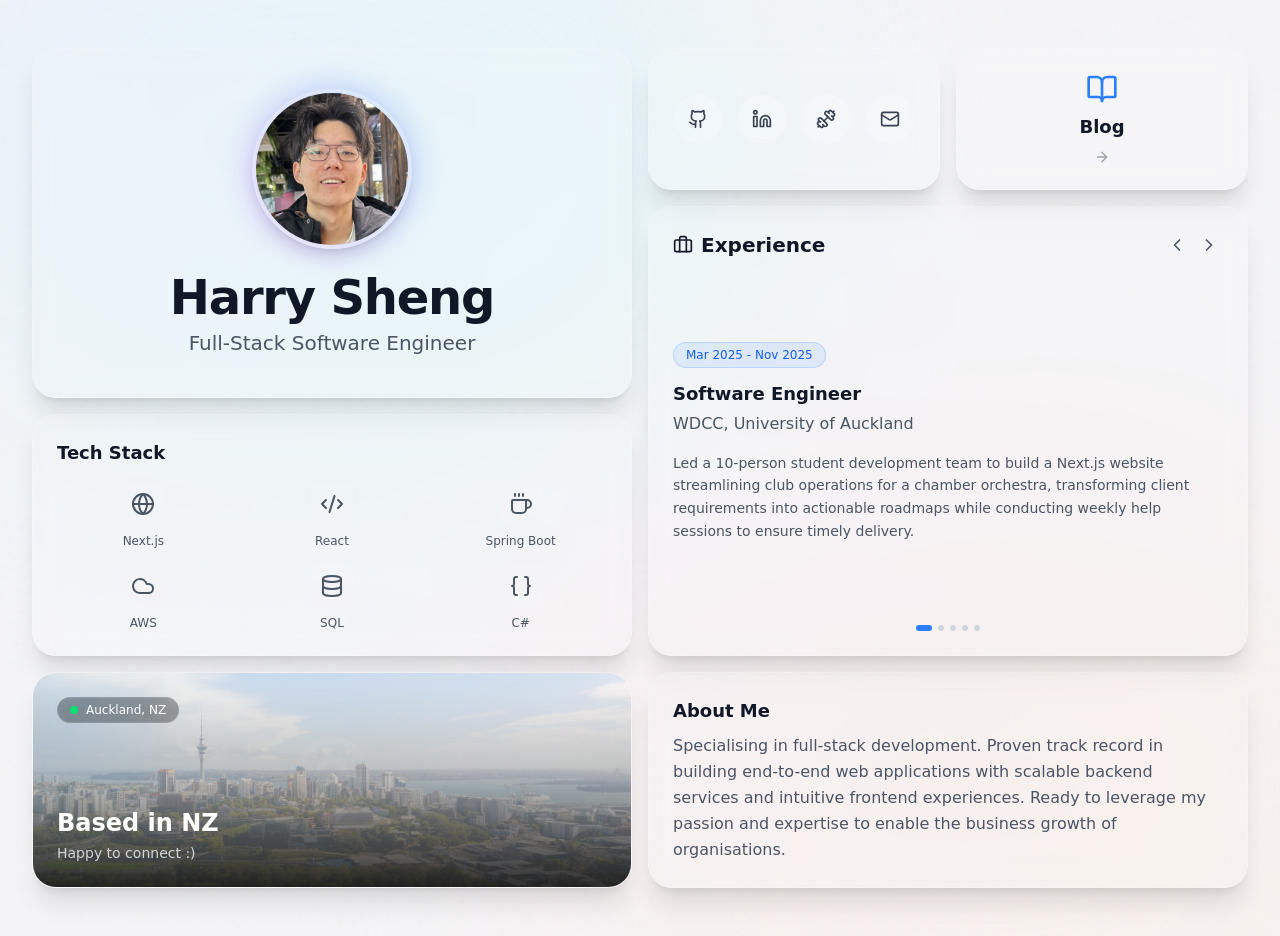
<file: index.html>
<!DOCTYPE html><!--yA_5O2pyi1fTpLm8KOoww--><html lang="en"><head><meta charSet="utf-8"/><meta name="viewport" content="width=device-width, initial-scale=1"/><link rel="preload" href="/_next/static/media/797e433ab948586e-s.p.dbea232f.woff2" as="font" crossorigin="" type="font/woff2"/><link rel="preload" href="/_next/static/media/caa3a2e1cccd8315-s.p.853070df.woff2" as="font" crossorigin="" type="font/woff2"/><link rel="stylesheet" href="/_next/static/chunks/0161b0644c79200a.css" data-precedence="next"/><link rel="preload" as="script" fetchPriority="low" href="/_next/static/chunks/945fab894dcb74b9.js"/><script src="/_next/static/chunks/639f220b70985d6f.js" async=""></script><script src="/_next/static/chunks/d160fcf6d6d155e0.js" async=""></script><script src="/_next/static/chunks/a4eeb46e07741350.js" async=""></script><script src="/_next/static/chunks/turbopack-965ae06c93e2b3fa.js" async=""></script><script src="/_next/static/chunks/ff1a16fafef87110.js" async=""></script><script src="/_next/static/chunks/247eb132b7f7b574.js" async=""></script><script src="/_next/static/chunks/6517764e5d0462fc.js" async=""></script><script src="/_next/static/chunks/e11f9dc11e37774a.js" async=""></script><meta name="next-size-adjust" content=""/><title>Harry - Portfolio</title><meta name="description" content="Personal website and blog"/><link rel="icon" href="/favicon.png"/><script src="/_next/static/chunks/a6dad97d9634a72d.js" noModule=""></script></head><body class="geist_a71539c9-module__T19VSG__variable geist_mono_8d43a2aa-module__8Li5zG__variable antialiased"><div hidden=""><!--$--><!--/$--></div><div class="relative min-h-screen w-full overflow-hidden bg-[#f5f5f7] dark:bg-[#000000] transition-colors duration-300"><div class="absolute inset-0 z-0 pointer-events-none"><div class="absolute top-[-20%] left-[-10%] w-[70%] h-[70%] rounded-full bg-gradient-to-br from-blue-100/40 to-cyan-100/40 blur-[120px] dark:from-blue-900/20 dark:to-cyan-900/20"></div><div class="absolute bottom-[-20%] right-[-10%] w-[70%] h-[70%] rounded-full bg-gradient-to-tl from-orange-100/40 to-pink-100/40 blur-[120px] dark:from-orange-900/20 dark:to-pink-900/20"></div><div class="absolute inset-0 bg-[url(&#x27;/noise.svg&#x27;)] opacity-[0.03] mix-blend-overlay"></div></div><div class="relative z-10 container mx-auto px-4 py-8"><main class="min-h-[calc(100vh-4rem)] flex items-center justify-center p-4"><div class="grid grid-cols-1 md:grid-cols-3 lg:grid-cols-4 gap-4 max-w-7xl mx-auto"><div class="md:col-span-2 md:row-span-2"><div class="relative overflow-hidden rounded-3xl border border-white/20 bg-white/10 shadow-xl backdrop-blur-md transition-all duration-300 dark:border-white/10 dark:bg-black/10 hover:bg-white/15 dark:hover:bg-black/15 h-full flex flex-col justify-center items-center text-center p-8" style="opacity:0;transform:translateY(20px)"><div class="relative w-40 h-40 mb-6"><div class="absolute inset-0 rounded-full bg-gradient-to-tr from-purple-400 to-blue-400 animate-pulse blur-lg opacity-50"></div><img alt="Profile" loading="lazy" width="160" height="160" decoding="async" data-nimg="1" class="relative rounded-full border-4 border-white/30 object-cover shadow-lg" style="color:transparent" src="/harry.jpeg"/></div><h1 class="text-4xl font-bold tracking-tight text-gray-900 dark:text-white sm:text-5xl">Harry Sheng</h1><h2 class="mt-2 text-xl font-medium text-gray-600 dark:text-gray-300">Full-Stack Software Engineer</h2></div></div><div class=""><div class="relative overflow-hidden rounded-3xl border border-white/20 bg-white/10 p-6 shadow-xl backdrop-blur-md transition-all duration-300 dark:border-white/10 dark:bg-black/10 hover:bg-white/15 dark:hover:bg-black/15 h-full flex items-center justify-center gap-4 flex-wrap" style="opacity:0;transform:translateY(20px)"><a href="https://github.com/Harry-Sheng" target="_blank" rel="noopener noreferrer" class="flex items-center justify-center w-12 h-12 rounded-full bg-white/10 hover:bg-white/30 text-gray-700 dark:text-gray-200 transition-all hover:scale-110 backdrop-blur-sm border border-white/20" aria-label="GitHub"><svg xmlns="http://www.w3.org/2000/svg" width="24" height="24" viewBox="0 0 24 24" fill="none" stroke="currentColor" stroke-width="2" stroke-linecap="round" stroke-linejoin="round" class="lucide lucide-github w-5 h-5" aria-hidden="true"><path d="M15 22v-4a4.8 4.8 0 0 0-1-3.5c3 0 6-2 6-5.5.08-1.25-.27-2.48-1-3.5.28-1.15.28-2.35 0-3.5 0 0-1 0-3 1.5-2.64-.5-5.36-.5-8 0C6 2 5 2 5 2c-.3 1.15-.3 2.35 0 3.5A5.403 5.403 0 0 0 4 9c0 3.5 3 5.5 6 5.5-.39.49-.68 1.05-.85 1.65-.17.6-.22 1.23-.15 1.85v4"></path><path d="M9 18c-4.51 2-5-2-7-2"></path></svg></a><a href="https://www.linkedin.com/in/harry-sheng-35729b2a4/?skipRedirect=true" target="_blank" rel="noopener noreferrer" class="flex items-center justify-center w-12 h-12 rounded-full bg-white/10 hover:bg-white/30 text-gray-700 dark:text-gray-200 transition-all hover:scale-110 backdrop-blur-sm border border-white/20" aria-label="LinkedIn"><svg xmlns="http://www.w3.org/2000/svg" width="24" height="24" viewBox="0 0 24 24" fill="none" stroke="currentColor" stroke-width="2" stroke-linecap="round" stroke-linejoin="round" class="lucide lucide-linkedin w-5 h-5" aria-hidden="true"><path d="M16 8a6 6 0 0 1 6 6v7h-4v-7a2 2 0 0 0-2-2 2 2 0 0 0-2 2v7h-4v-7a6 6 0 0 1 6-6z"></path><rect width="4" height="12" x="2" y="9"></rect><circle cx="4" cy="4" r="2"></circle></svg></a><a href="https://liftlog-web-client-222314261215.australia-southeast1.run.app/" target="_blank" rel="noopener noreferrer" class="flex items-center justify-center w-12 h-12 rounded-full bg-white/10 hover:bg-white/30 text-gray-700 dark:text-gray-200 transition-all hover:scale-110 backdrop-blur-sm border border-white/20" aria-label="dumbbell"><svg xmlns="http://www.w3.org/2000/svg" width="24" height="24" viewBox="0 0 24 24" fill="none" stroke="currentColor" stroke-width="2" stroke-linecap="round" stroke-linejoin="round" class="lucide lucide-dumbbell w-5 h-5" aria-hidden="true"><path d="M17.596 12.768a2 2 0 1 0 2.829-2.829l-1.768-1.767a2 2 0 0 0 2.828-2.829l-2.828-2.828a2 2 0 0 0-2.829 2.828l-1.767-1.768a2 2 0 1 0-2.829 2.829z"></path><path d="m2.5 21.5 1.4-1.4"></path><path d="m20.1 3.9 1.4-1.4"></path><path d="M5.343 21.485a2 2 0 1 0 2.829-2.828l1.767 1.768a2 2 0 1 0 2.829-2.829l-6.364-6.364a2 2 0 1 0-2.829 2.829l1.768 1.767a2 2 0 0 0-2.828 2.829z"></path><path d="m9.6 14.4 4.8-4.8"></path></svg></a><a href="mailto:harryshengcoding@gmail.com" target="_blank" rel="noopener noreferrer" class="flex items-center justify-center w-12 h-12 rounded-full bg-white/10 hover:bg-white/30 text-gray-700 dark:text-gray-200 transition-all hover:scale-110 backdrop-blur-sm border border-white/20" aria-label="Email"><svg xmlns="http://www.w3.org/2000/svg" width="24" height="24" viewBox="0 0 24 24" fill="none" stroke="currentColor" stroke-width="2" stroke-linecap="round" stroke-linejoin="round" class="lucide lucide-mail w-5 h-5" aria-hidden="true"><path d="m22 7-8.991 5.727a2 2 0 0 1-2.009 0L2 7"></path><rect x="2" y="4" width="20" height="16" rx="2"></rect></svg></a></div></div><div class=""><a class="block h-full" href="/blog"><div class="relative overflow-hidden rounded-3xl border border-white/20 bg-white/10 p-6 shadow-xl backdrop-blur-md duration-300 dark:border-white/10 dark:bg-black/10 dark:hover:bg-black/15 h-full flex flex-col items-center justify-center text-center group hover:bg-blue-500/20 transition-colors" style="opacity:0;transform:translateY(20px)"><svg xmlns="http://www.w3.org/2000/svg" width="24" height="24" viewBox="0 0 24 24" fill="none" stroke="currentColor" stroke-width="2" stroke-linecap="round" stroke-linejoin="round" class="lucide lucide-book-open w-8 h-8 mb-2 text-blue-500 group-hover:scale-110 transition-transform" aria-hidden="true"><path d="M12 7v14"></path><path d="M3 18a1 1 0 0 1-1-1V4a1 1 0 0 1 1-1h5a4 4 0 0 1 4 4 4 4 0 0 1 4-4h5a1 1 0 0 1 1 1v13a1 1 0 0 1-1 1h-6a3 3 0 0 0-3 3 3 3 0 0 0-3-3z"></path></svg><h2 class="text-lg font-bold text-gray-900 dark:text-white">Blog</h2><svg xmlns="http://www.w3.org/2000/svg" width="24" height="24" viewBox="0 0 24 24" fill="none" stroke="currentColor" stroke-width="2" stroke-linecap="round" stroke-linejoin="round" class="lucide lucide-arrow-right w-4 h-4 mt-2 text-gray-400 group-hover:translate-x-1 transition-transform" aria-hidden="true"><path d="M5 12h14"></path><path d="m12 5 7 7-7 7"></path></svg></div></a></div><div class="md:order-6 md:col-span-2"><div class="relative overflow-hidden rounded-3xl border border-white/20 bg-white/10 p-6 shadow-xl backdrop-blur-md transition-all duration-300 dark:border-white/10 dark:bg-black/10 hover:bg-white/15 dark:hover:bg-black/15 h-full flex flex-col justify-center" style="opacity:0;transform:translateY(20px)"><h3 class="text-lg font-semibold text-gray-900 dark:text-white mb-2">About Me</h3><p class="text-gray-600 dark:text-gray-300 leading-relaxed">Specialising in full-stack development. Proven track record in building end-to-end web applications with scalable backend services and intuitive frontend experiences. Ready to leverage my passion and expertise to enable the business growth of organisations.</p></div></div><div class="md:order-3 md:col-span-2 md:row-span-2"><div class="overflow-hidden rounded-3xl border border-white/20 bg-white/10 p-6 shadow-xl backdrop-blur-md transition-all duration-300 dark:border-white/10 dark:bg-black/10 hover:bg-white/15 dark:hover:bg-black/15 h-[400px] md:h-[450px] flex flex-col relative group" style="opacity:0;transform:translateY(20px)"><div class="flex items-center justify-between mb-4"><h2 class="text-xl font-bold text-gray-900 dark:text-white flex items-center gap-2"><svg xmlns="http://www.w3.org/2000/svg" width="24" height="24" viewBox="0 0 24 24" fill="none" stroke="currentColor" stroke-width="2" stroke-linecap="round" stroke-linejoin="round" class="lucide lucide-briefcase w-5 h-5" aria-hidden="true"><path d="M16 20V4a2 2 0 0 0-2-2h-4a2 2 0 0 0-2 2v16"></path><rect width="20" height="14" x="2" y="6" rx="2"></rect></svg>Experience</h2><div class="flex gap-1"><button class="p-1 rounded-full hover:bg-white/10 text-gray-600 dark:text-gray-300 transition-colors" aria-label="Previous experience" tabindex="0"><svg xmlns="http://www.w3.org/2000/svg" width="24" height="24" viewBox="0 0 24 24" fill="none" stroke="currentColor" stroke-width="2" stroke-linecap="round" stroke-linejoin="round" class="lucide lucide-chevron-left w-5 h-5" aria-hidden="true"><path d="m15 18-6-6 6-6"></path></svg></button><button class="p-1 rounded-full hover:bg-white/10 text-gray-600 dark:text-gray-300 transition-colors" aria-label="Next experience" tabindex="0"><svg xmlns="http://www.w3.org/2000/svg" width="24" height="24" viewBox="0 0 24 24" fill="none" stroke="currentColor" stroke-width="2" stroke-linecap="round" stroke-linejoin="round" class="lucide lucide-chevron-right w-5 h-5" aria-hidden="true"><path d="m9 18 6-6-6-6"></path></svg></button></div></div><div class="flex-1 relative overflow-hidden"><div class="h-full flex flex-col justify-center select-none" style="will-change:transform, opacity;transform:none;z-index:1;opacity:1"><div class="inline-flex self-start px-3 py-1 rounded-full bg-blue-500/10 text-blue-600 dark:text-blue-400 text-xs font-medium mb-3 border border-blue-500/20">Mar 2025 - Nov 2025</div><h3 class="text-lg font-bold text-gray-900 dark:text-white mb-1">Software Engineer</h3><div class="text-base font-medium text-gray-600 dark:text-gray-300 mb-4">WDCC, University of Auckland</div><p class="text-sm text-gray-600 dark:text-gray-400 leading-relaxed">Led a 10-person student development team to build a Next.js website streamlining club operations for a chamber orchestra, transforming client requirements into actionable roadmaps while conducting weekly help sessions to ensure timely delivery.</p></div></div><div class="mt-4 flex justify-center gap-1.5"><button class="w-1.5 h-1.5 rounded-full transition-all duration-300 bg-blue-500 w-4" aria-label="Go to experience 1"></button><button class="w-1.5 h-1.5 rounded-full transition-all duration-300 bg-gray-300 dark:bg-gray-600 hover:bg-blue-400" aria-label="Go to experience 2"></button><button class="w-1.5 h-1.5 rounded-full transition-all duration-300 bg-gray-300 dark:bg-gray-600 hover:bg-blue-400" aria-label="Go to experience 3"></button><button class="w-1.5 h-1.5 rounded-full transition-all duration-300 bg-gray-300 dark:bg-gray-600 hover:bg-blue-400" aria-label="Go to experience 4"></button><button class="w-1.5 h-1.5 rounded-full transition-all duration-300 bg-gray-300 dark:bg-gray-600 hover:bg-blue-400" aria-label="Go to experience 5"></button></div></div></div><div class="md:order-4 md:col-span-2"><div class="relative overflow-hidden rounded-3xl border border-white/20 bg-white/10 p-6 shadow-xl backdrop-blur-md transition-all duration-300 dark:border-white/10 dark:bg-black/10 hover:bg-white/15 dark:hover:bg-black/15 h-full flex flex-col justify-center" style="opacity:0;transform:translateY(20px)"><h3 class="text-lg font-semibold text-gray-900 dark:text-white mb-4">Tech Stack</h3><div class="grid grid-cols-3 gap-4"><div class="flex flex-col items-center gap-2 text-gray-600 dark:text-gray-400 hover:text-blue-500 transition-colors"><div class="p-2 rounded-lg bg-white/5 border border-white/10"><svg xmlns="http://www.w3.org/2000/svg" width="24" height="24" viewBox="0 0 24 24" fill="none" stroke="currentColor" stroke-width="2" stroke-linecap="round" stroke-linejoin="round" class="lucide lucide-globe w-6 h-6" aria-hidden="true"><circle cx="12" cy="12" r="10"></circle><path d="M12 2a14.5 14.5 0 0 0 0 20 14.5 14.5 0 0 0 0-20"></path><path d="M2 12h20"></path></svg></div><span class="text-xs font-medium">Next.js</span></div><div class="flex flex-col items-center gap-2 text-gray-600 dark:text-gray-400 hover:text-blue-500 transition-colors"><div class="p-2 rounded-lg bg-white/5 border border-white/10"><svg xmlns="http://www.w3.org/2000/svg" width="24" height="24" viewBox="0 0 24 24" fill="none" stroke="currentColor" stroke-width="2" stroke-linecap="round" stroke-linejoin="round" class="lucide lucide-code-xml w-6 h-6" aria-hidden="true"><path d="m18 16 4-4-4-4"></path><path d="m6 8-4 4 4 4"></path><path d="m14.5 4-5 16"></path></svg></div><span class="text-xs font-medium">React</span></div><div class="flex flex-col items-center gap-2 text-gray-600 dark:text-gray-400 hover:text-blue-500 transition-colors"><div class="p-2 rounded-lg bg-white/5 border border-white/10"><svg xmlns="http://www.w3.org/2000/svg" width="24" height="24" viewBox="0 0 24 24" fill="none" stroke="currentColor" stroke-width="2" stroke-linecap="round" stroke-linejoin="round" class="lucide lucide-coffee w-6 h-6" aria-hidden="true"><path d="M10 2v2"></path><path d="M14 2v2"></path><path d="M16 8a1 1 0 0 1 1 1v8a4 4 0 0 1-4 4H7a4 4 0 0 1-4-4V9a1 1 0 0 1 1-1h14a4 4 0 1 1 0 8h-1"></path><path d="M6 2v2"></path></svg></div><span class="text-xs font-medium">Spring Boot</span></div><div class="flex flex-col items-center gap-2 text-gray-600 dark:text-gray-400 hover:text-blue-500 transition-colors"><div class="p-2 rounded-lg bg-white/5 border border-white/10"><svg xmlns="http://www.w3.org/2000/svg" width="24" height="24" viewBox="0 0 24 24" fill="none" stroke="currentColor" stroke-width="2" stroke-linecap="round" stroke-linejoin="round" class="lucide lucide-cloud w-6 h-6" aria-hidden="true"><path d="M17.5 19H9a7 7 0 1 1 6.71-9h1.79a4.5 4.5 0 1 1 0 9Z"></path></svg></div><span class="text-xs font-medium">AWS</span></div><div class="flex flex-col items-center gap-2 text-gray-600 dark:text-gray-400 hover:text-blue-500 transition-colors"><div class="p-2 rounded-lg bg-white/5 border border-white/10"><svg xmlns="http://www.w3.org/2000/svg" width="24" height="24" viewBox="0 0 24 24" fill="none" stroke="currentColor" stroke-width="2" stroke-linecap="round" stroke-linejoin="round" class="lucide lucide-database w-6 h-6" aria-hidden="true"><ellipse cx="12" cy="5" rx="9" ry="3"></ellipse><path d="M3 5V19A9 3 0 0 0 21 19V5"></path><path d="M3 12A9 3 0 0 0 21 12"></path></svg></div><span class="text-xs font-medium">SQL</span></div><div class="flex flex-col items-center gap-2 text-gray-600 dark:text-gray-400 hover:text-blue-500 transition-colors"><div class="p-2 rounded-lg bg-white/5 border border-white/10"><svg xmlns="http://www.w3.org/2000/svg" width="24" height="24" viewBox="0 0 24 24" fill="none" stroke="currentColor" stroke-width="2" stroke-linecap="round" stroke-linejoin="round" class="lucide lucide-braces w-6 h-6" aria-hidden="true"><path d="M8 3H7a2 2 0 0 0-2 2v5a2 2 0 0 1-2 2 2 2 0 0 1 2 2v5c0 1.1.9 2 2 2h1"></path><path d="M16 21h1a2 2 0 0 0 2-2v-5c0-1.1.9-2 2-2a2 2 0 0 1-2-2V5a2 2 0 0 0-2-2h-1"></path></svg></div><span class="text-xs font-medium">C#</span></div></div></div></div><div class="md:order-5 md:col-span-2"><div class="rounded-3xl border border-white/20 bg-white/10 p-6 shadow-xl backdrop-blur-md transition-all duration-300 dark:border-white/10 dark:bg-black/10 hover:bg-white/15 dark:hover:bg-black/15 h-full flex flex-col justify-between relative overflow-hidden group" style="opacity:0;transform:translateY(20px)"><div class="absolute inset-0 bg-[url(&#x27;/auckland.jpg&#x27;)] bg-cover bg-center opacity-40 group-hover:opacity-50 transition-opacity duration-500"></div><div class="absolute inset-0 bg-gradient-to-t from-black/80 via-black/20 to-transparent"></div><div class="relative z-10 flex justify-between items-start"><div class="inline-flex items-center gap-2 px-3 py-1 rounded-full bg-black/30 backdrop-blur-md border border-white/10 text-xs font-medium text-white"><div class="w-2 h-2 rounded-full bg-green-400 animate-pulse"></div>Auckland, NZ</div></div><div class="relative z-10"><h3 class="text-2xl font-bold text-white mb-1">Based in NZ</h3><p class="text-sm text-gray-300">Happy to connect :)</p></div><svg xmlns="http://www.w3.org/2000/svg" width="24" height="24" viewBox="0 0 24 24" fill="none" stroke="currentColor" stroke-width="2" stroke-linecap="round" stroke-linejoin="round" class="lucide lucide-map-pin absolute top-1/2 left-1/2 -translate-x-1/2 -translate-y-1/2 w-24 h-24 text-white/5 group-hover:scale-110 transition-transform duration-500" aria-hidden="true"><path d="M20 10c0 4.993-5.539 10.193-7.399 11.799a1 1 0 0 1-1.202 0C9.539 20.193 4 14.993 4 10a8 8 0 0 1 16 0"></path><circle cx="12" cy="10" r="3"></circle></svg></div></div></div></main><!--$--><!--/$--></div></div><script src="/_next/static/chunks/945fab894dcb74b9.js" id="_R_" async=""></script><script>(self.__next_f=self.__next_f||[]).push([0])</script><script>self.__next_f.push([1,"1:\"$Sreact.fragment\"\n2:I[39756,[\"/_next/static/chunks/ff1a16fafef87110.js\",\"/_next/static/chunks/247eb132b7f7b574.js\"],\"default\"]\n3:I[37457,[\"/_next/static/chunks/ff1a16fafef87110.js\",\"/_next/static/chunks/247eb132b7f7b574.js\"],\"default\"]\n4:I[32049,[\"/_next/static/chunks/ff1a16fafef87110.js\",\"/_next/static/chunks/6517764e5d0462fc.js\",\"/_next/static/chunks/e11f9dc11e37774a.js\"],\"MotionDiv\"]\n5:I[85437,[\"/_next/static/chunks/ff1a16fafef87110.js\",\"/_next/static/chunks/6517764e5d0462fc.js\",\"/_next/static/chunks/e11f9dc11e37774a.js\"],\"Image\"]\n14:I[68027,[\"/_next/static/chunks/ff1a16fafef87110.js\",\"/_next/static/chunks/247eb132b7f7b574.js\"],\"default\"]\n:HL[\"/_next/static/chunks/0161b0644c79200a.css\",\"style\"]\n:HL[\"/_next/static/media/797e433ab948586e-s.p.dbea232f.woff2\",\"font\",{\"crossOrigin\":\"\",\"type\":\"font/woff2\"}]\n:HL[\"/_next/static/media/caa3a2e1cccd8315-s.p.853070df.woff2\",\"font\",{\"crossOrigin\":\"\",\"type\":\"font/woff2\"}]\n"])</script><script>self.__next_f.push([1,"0:{\"P\":null,\"b\":\"yA-5O2pyi1fTpLm8KOoww\",\"c\":[\"\",\"\"],\"q\":\"\",\"i\":false,\"f\":[[[\"\",{\"children\":[\"__PAGE__\",{}]},\"$undefined\",\"$undefined\",true],[[\"$\",\"$1\",\"c\",{\"children\":[[[\"$\",\"link\",\"0\",{\"rel\":\"stylesheet\",\"href\":\"/_next/static/chunks/0161b0644c79200a.css\",\"precedence\":\"next\",\"crossOrigin\":\"$undefined\",\"nonce\":\"$undefined\"}]],[\"$\",\"html\",null,{\"lang\":\"en\",\"children\":[\"$\",\"body\",null,{\"className\":\"geist_a71539c9-module__T19VSG__variable geist_mono_8d43a2aa-module__8Li5zG__variable antialiased\",\"children\":[\"$\",\"div\",null,{\"className\":\"relative min-h-screen w-full overflow-hidden bg-[#f5f5f7] dark:bg-[#000000] transition-colors duration-300\",\"children\":[[\"$\",\"div\",null,{\"className\":\"absolute inset-0 z-0 pointer-events-none\",\"children\":[[\"$\",\"div\",null,{\"className\":\"absolute top-[-20%] left-[-10%] w-[70%] h-[70%] rounded-full bg-gradient-to-br from-blue-100/40 to-cyan-100/40 blur-[120px] dark:from-blue-900/20 dark:to-cyan-900/20\"}],[\"$\",\"div\",null,{\"className\":\"absolute bottom-[-20%] right-[-10%] w-[70%] h-[70%] rounded-full bg-gradient-to-tl from-orange-100/40 to-pink-100/40 blur-[120px] dark:from-orange-900/20 dark:to-pink-900/20\"}],[\"$\",\"div\",null,{\"className\":\"absolute inset-0 bg-[url('/noise.svg')] opacity-[0.03] mix-blend-overlay\"}]]}],[\"$\",\"div\",null,{\"className\":\"relative z-10 container mx-auto px-4 py-8\",\"children\":[\"$\",\"$L2\",null,{\"parallelRouterKey\":\"children\",\"error\":\"$undefined\",\"errorStyles\":\"$undefined\",\"errorScripts\":\"$undefined\",\"template\":[\"$\",\"$L3\",null,{}],\"templateStyles\":\"$undefined\",\"templateScripts\":\"$undefined\",\"notFound\":[[[\"$\",\"title\",null,{\"children\":\"404: This page could not be found.\"}],[\"$\",\"div\",null,{\"style\":{\"fontFamily\":\"system-ui,\\\"Segoe UI\\\",Roboto,Helvetica,Arial,sans-serif,\\\"Apple Color Emoji\\\",\\\"Segoe UI Emoji\\\"\",\"height\":\"100vh\",\"textAlign\":\"center\",\"display\":\"flex\",\"flexDirection\":\"column\",\"alignItems\":\"center\",\"justifyContent\":\"center\"},\"children\":[\"$\",\"div\",null,{\"children\":[[\"$\",\"style\",null,{\"dangerouslySetInnerHTML\":{\"__html\":\"body{color:#000;background:#fff;margin:0}.next-error-h1{border-right:1px solid rgba(0,0,0,.3)}@media (prefers-color-scheme:dark){body{color:#fff;background:#000}.next-error-h1{border-right:1px solid rgba(255,255,255,.3)}}\"}}],[\"$\",\"h1\",null,{\"className\":\"next-error-h1\",\"style\":{\"display\":\"inline-block\",\"margin\":\"0 20px 0 0\",\"padding\":\"0 23px 0 0\",\"fontSize\":24,\"fontWeight\":500,\"verticalAlign\":\"top\",\"lineHeight\":\"49px\"},\"children\":404}],[\"$\",\"div\",null,{\"style\":{\"display\":\"inline-block\"},\"children\":[\"$\",\"h2\",null,{\"style\":{\"fontSize\":14,\"fontWeight\":400,\"lineHeight\":\"49px\",\"margin\":0},\"children\":\"This page could not be found.\"}]}]]}]}]],[]],\"forbidden\":\"$undefined\",\"unauthorized\":\"$undefined\"}]}]]}]}]}]]}],{\"children\":[[\"$\",\"$1\",\"c\",{\"children\":[[\"$\",\"main\",null,{\"className\":\"min-h-[calc(100vh-4rem)] flex items-center justify-center p-4\",\"children\":[\"$\",\"div\",null,{\"className\":\"grid grid-cols-1 md:grid-cols-3 lg:grid-cols-4 gap-4 max-w-7xl mx-auto\",\"children\":[[\"$\",\"div\",null,{\"className\":\"md:col-span-2 md:row-span-2\",\"children\":[\"$\",\"$L4\",null,{\"initial\":{\"opacity\":0,\"y\":20},\"animate\":{\"opacity\":1,\"y\":0},\"transition\":{\"duration\":0.5},\"whileHover\":{\"scale\":1.02},\"className\":\"relative overflow-hidden rounded-3xl border border-white/20 bg-white/10 shadow-xl backdrop-blur-md transition-all duration-300 dark:border-white/10 dark:bg-black/10 hover:bg-white/15 dark:hover:bg-black/15 h-full flex flex-col justify-center items-center text-center p-8\",\"children\":[[\"$\",\"div\",null,{\"className\":\"relative w-40 h-40 mb-6\",\"children\":[[\"$\",\"div\",null,{\"className\":\"absolute inset-0 rounded-full bg-gradient-to-tr from-purple-400 to-blue-400 animate-pulse blur-lg opacity-50\"}],[\"$\",\"$L5\",null,{\"src\":\"/harry.jpeg\",\"alt\":\"Profile\",\"width\":160,\"height\":160,\"className\":\"relative rounded-full border-4 border-white/30 object-cover shadow-lg\"}]]}],[\"$\",\"h1\",null,{\"className\":\"text-4xl font-bold tracking-tight text-gray-900 dark:text-white sm:text-5xl\",\"children\":\"Harry Sheng\"}],[\"$\",\"h2\",null,{\"className\":\"mt-2 text-xl font-medium text-gray-600 dark:text-gray-300\",\"children\":\"Full-Stack Software Engineer\"}]]}]}],[\"$\",\"div\",null,{\"className\":\"\",\"children\":[\"$\",\"$L4\",null,{\"initial\":{\"opacity\":0,\"y\":20},\"animate\":{\"opacity\":1,\"y\":0},\"transition\":{\"duration\":0.5},\"whileHover\":{\"scale\":1.02},\"className\":\"relative overflow-hidden rounded-3xl border border-white/20 bg-white/10 p-6 shadow-xl backdrop-blur-md transition-all duration-300 dark:border-white/10 dark:bg-black/10 hover:bg-white/15 dark:hover:bg-black/15 h-full flex items-center justify-center gap-4 flex-wrap\",\"children\":[\"$L6\",\"$L7\",\"$L8\",\"$L9\"]}]}],\"$La\",\"$Lb\",\"$Lc\",\"$Ld\",\"$Le\"]}]}],[\"$Lf\",\"$L10\",\"$L11\"],\"$L12\"]}],{},null,false,false]},null,false,false],\"$L13\",false]],\"m\":\"$undefined\",\"G\":[\"$14\",[]],\"S\":true}\n"])</script><script>self.__next_f.push([1,"15:I[22016,[\"/_next/static/chunks/ff1a16fafef87110.js\",\"/_next/static/chunks/6517764e5d0462fc.js\",\"/_next/static/chunks/e11f9dc11e37774a.js\"],\"\"]\n16:I[15,[\"/_next/static/chunks/ff1a16fafef87110.js\",\"/_next/static/chunks/6517764e5d0462fc.js\",\"/_next/static/chunks/e11f9dc11e37774a.js\"],\"Experience\"]\n1b:I[97367,[\"/_next/static/chunks/ff1a16fafef87110.js\",\"/_next/static/chunks/247eb132b7f7b574.js\"],\"OutletBoundary\"]\n1c:\"$Sreact.suspense\"\n1e:I[97367,[\"/_next/static/chunks/ff1a16fafef87110.js\",\"/_next/static/chunks/247eb132b7f7b574.js\"],\"ViewportBoundary\"]\n20:I[97367,[\"/_next/static/chunks/ff1a16fafef87110.js\",\"/_next/static/chunks/247eb132b7f7b574.js\"],\"MetadataBoundary\"]\n6:[\"$\",\"a\",null,{\"href\":\"https://github.com/Harry-Sheng\",\"target\":\"_blank\",\"rel\":\"noopener noreferrer\",\"className\":\"flex items-center justify-center w-12 h-12 rounded-full bg-white/10 hover:bg-white/30 text-gray-700 dark:text-gray-200 transition-all hover:scale-110 backdrop-blur-sm border border-white/20\",\"aria-label\":\"GitHub\",\"children\":[\"$\",\"svg\",null,{\"ref\":\"$undefined\",\"xmlns\":\"http://www.w3.org/2000/svg\",\"width\":24,\"height\":24,\"viewBox\":\"0 0 24 24\",\"fill\":\"none\",\"stroke\":\"currentColor\",\"strokeWidth\":2,\"strokeLinecap\":\"round\",\"strokeLinejoin\":\"round\",\"className\":\"lucide lucide-github w-5 h-5\",\"aria-hidden\":\"true\",\"children\":[[\"$\",\"path\",\"tonef\",{\"d\":\"M15 22v-4a4.8 4.8 0 0 0-1-3.5c3 0 6-2 6-5.5.08-1.25-.27-2.48-1-3.5.28-1.15.28-2.35 0-3.5 0 0-1 0-3 1.5-2.64-.5-5.36-.5-8 0C6 2 5 2 5 2c-.3 1.15-.3 2.35 0 3.5A5.403 5.403 0 0 0 4 9c0 3.5 3 5.5 6 5.5-.39.49-.68 1.05-.85 1.65-.17.6-.22 1.23-.15 1.85v4\"}],[\"$\",\"path\",\"9comsn\",{\"d\":\"M9 18c-4.51 2-5-2-7-2\"}],\"$undefined\"]}]}]\n7:[\"$\",\"a\",null,{\"href\":\"https://www.linkedin.com/in/harry-sheng-35729b2a4/?skipRedirect=true\",\"target\":\"_blank\",\"rel\":\"noopener noreferrer\",\"className\":\"flex items-center justify-center w-12 h-12 rounded-full bg-white/10 hover:bg-white/30 text-gray-700 dark:text-gray-200 transition-all hover:scale-110 backdrop-blur-sm border border-white/20\",\"aria-label\":\"LinkedIn\",\"children\":[\"$\",\"svg\",null,{\"ref\":\"$undefined\",\"xmlns\":\"http://www.w3.org/2000/svg\",\"width\":24,\"height\":24,\"viewBox\":\"0 0 24 24\",\"fill\":\"none\",\"stroke\":\"currentColor\",\"strokeWidth\":2,\"strokeLinecap\":\"round\",\"strokeLinejoin\":\"round\",\"className\":\"lucide lucide-linkedin w-5 h-5\",\"aria-hidden\":\"true\",\"children\":[[\"$\",\"path\",\"c2jq9f\",{\"d\":\"M16 8a6 6 0 0 1 6 6v7h-4v-7a2 2 0 0 0-2-2 2 2 0 0 0-2 2v7h-4v-7a6 6 0 0 1 6-6z\"}],[\"$\",\"rect\",\"mk3on5\",{\"width\":\"4\",\"height\":\"12\",\"x\":\"2\",\"y\":\"9\"}],[\"$\",\"circle\",\"bt5ra8\",{\"cx\":\"4\",\"cy\":\"4\",\"r\":\"2\"}],\"$undefined\"]}]}]\n8:[\"$\",\"a\",null,{\"href\":\"https://liftlog-web-client-222314261215.australia-southeast1.run.app/\",\"target\":\"_blank\",\"rel\":\"noopener noreferrer\",\"className\":\"flex items-center justify-center w-12 h-12 rounded-full bg-white/10 hover:bg-white/30 text-gray-700 dark:text-gray-200 transition-all hover:scale-110 backdrop-blur-sm border border-white/20\",\"aria-label\":\"dumbbell\",\"children\":[\"$\",\"svg\",null,{\"ref\":\"$undefined\",\"xmlns\":\"http://www.w3.org/2000/svg\",\"width\":24,\"height\":24,\"viewBox\":\"0 0 24 24\",\"fill\":\"none\",\"stroke\":\"currentColor\",\"strokeWidth\":2,\"strokeLinecap\":\"round\",\"strokeLinejoin\":\"round\",\"className\":\"lucide lucide-dumbbell w-5 h-5\",\"aria-hidden\":\"true\",\"children\":[[\"$\",\"path\",\"9m4mmf\",{\"d\":\"M17.596 12.768a2 2 0 1 0 2.829-2.829l-1.768-1.767a2 2 0 0 0 2.828-2.829l-2.828-2.828a2 2 0 0 0-2.829 2.828l-1.767-1.768a2 2 0 1 0-2.829 2.829z\"}],[\"$\",\"path\",\"17g3f0\",{\"d\":\"m2.5 21.5 1.4-1.4\"}],[\"$\",\"path\",\"1qn309\",{\"d\":\"m20.1 3.9 1.4-1.4\"}],[\"$\",\"path\",\"1t2c92\",{\"d\":\"M5.343 21.485a2 2 0 1 0 2.829-2.828l1.767 1.768a2 2 0 1 0 2.829-2.829l-6.364-6.364a2 2 0 1 0-2.829 2.829l1.768 1.767a2 2 0 0 0-2.828 2.829z\"}],[\"$\",\"path\",\"6umqxw\",{\"d\":\"m9.6 14.4 4.8-4.8\"}],\"$undefined\"]}]}]\n9:[\"$\",\"a\",null,{\"href\":\"mailto:harryshengcoding@gmail.com\",\"target\":\"_blank\",\"rel\":\"noopener noreferrer\",\"className\":\"flex items-center justify-center w-12 h-12 rounded-full bg-white/10 hover:bg-white/30 text-gray-700 dark:text-gray-200 transition-all hover:scale-110 backdrop-blur-sm border border-white/20\",\"aria-label\":\"Em"])</script><script>self.__next_f.push([1,"ail\",\"children\":[\"$\",\"svg\",null,{\"ref\":\"$undefined\",\"xmlns\":\"http://www.w3.org/2000/svg\",\"width\":24,\"height\":24,\"viewBox\":\"0 0 24 24\",\"fill\":\"none\",\"stroke\":\"currentColor\",\"strokeWidth\":2,\"strokeLinecap\":\"round\",\"strokeLinejoin\":\"round\",\"className\":\"lucide lucide-mail w-5 h-5\",\"aria-hidden\":\"true\",\"children\":[[\"$\",\"path\",\"132q7q\",{\"d\":\"m22 7-8.991 5.727a2 2 0 0 1-2.009 0L2 7\"}],[\"$\",\"rect\",\"izxlao\",{\"x\":\"2\",\"y\":\"4\",\"width\":\"20\",\"height\":\"16\",\"rx\":\"2\"}],\"$undefined\"]}]}]\n"])</script><script>self.__next_f.push([1,"a:[\"$\",\"div\",null,{\"className\":\"\",\"children\":[\"$\",\"$L15\",null,{\"href\":\"/blog\",\"className\":\"block h-full\",\"children\":[\"$\",\"$L4\",null,{\"initial\":{\"opacity\":0,\"y\":20},\"animate\":{\"opacity\":1,\"y\":0},\"transition\":{\"duration\":0.5},\"whileHover\":{\"scale\":1.02},\"className\":\"relative overflow-hidden rounded-3xl border border-white/20 bg-white/10 p-6 shadow-xl backdrop-blur-md duration-300 dark:border-white/10 dark:bg-black/10 dark:hover:bg-black/15 h-full flex flex-col items-center justify-center text-center group hover:bg-blue-500/20 transition-colors\",\"children\":[[\"$\",\"svg\",null,{\"ref\":\"$undefined\",\"xmlns\":\"http://www.w3.org/2000/svg\",\"width\":24,\"height\":24,\"viewBox\":\"0 0 24 24\",\"fill\":\"none\",\"stroke\":\"currentColor\",\"strokeWidth\":2,\"strokeLinecap\":\"round\",\"strokeLinejoin\":\"round\",\"className\":\"lucide lucide-book-open w-8 h-8 mb-2 text-blue-500 group-hover:scale-110 transition-transform\",\"aria-hidden\":\"true\",\"children\":[[\"$\",\"path\",\"1akyts\",{\"d\":\"M12 7v14\"}],[\"$\",\"path\",\"ruj8y\",{\"d\":\"M3 18a1 1 0 0 1-1-1V4a1 1 0 0 1 1-1h5a4 4 0 0 1 4 4 4 4 0 0 1 4-4h5a1 1 0 0 1 1 1v13a1 1 0 0 1-1 1h-6a3 3 0 0 0-3 3 3 3 0 0 0-3-3z\"}],\"$undefined\"]}],[\"$\",\"h2\",null,{\"className\":\"text-lg font-bold text-gray-900 dark:text-white\",\"children\":\"Blog\"}],[\"$\",\"svg\",null,{\"ref\":\"$undefined\",\"xmlns\":\"http://www.w3.org/2000/svg\",\"width\":24,\"height\":24,\"viewBox\":\"0 0 24 24\",\"fill\":\"none\",\"stroke\":\"currentColor\",\"strokeWidth\":2,\"strokeLinecap\":\"round\",\"strokeLinejoin\":\"round\",\"className\":\"lucide lucide-arrow-right w-4 h-4 mt-2 text-gray-400 group-hover:translate-x-1 transition-transform\",\"aria-hidden\":\"true\",\"children\":[[\"$\",\"path\",\"1ays0h\",{\"d\":\"M5 12h14\"}],[\"$\",\"path\",\"xquz4c\",{\"d\":\"m12 5 7 7-7 7\"}],\"$undefined\"]}]]}]}]}]\n"])</script><script>self.__next_f.push([1,"b:[\"$\",\"div\",null,{\"className\":\"md:order-6 md:col-span-2\",\"children\":[\"$\",\"$L4\",null,{\"initial\":{\"opacity\":0,\"y\":20},\"animate\":{\"opacity\":1,\"y\":0},\"transition\":{\"duration\":0.5},\"whileHover\":{\"scale\":1.02},\"className\":\"relative overflow-hidden rounded-3xl border border-white/20 bg-white/10 p-6 shadow-xl backdrop-blur-md transition-all duration-300 dark:border-white/10 dark:bg-black/10 hover:bg-white/15 dark:hover:bg-black/15 h-full flex flex-col justify-center\",\"children\":[[\"$\",\"h3\",null,{\"className\":\"text-lg font-semibold text-gray-900 dark:text-white mb-2\",\"children\":\"About Me\"}],[\"$\",\"p\",null,{\"className\":\"text-gray-600 dark:text-gray-300 leading-relaxed\",\"children\":\"Specialising in full-stack development. Proven track record in building end-to-end web applications with scalable backend services and intuitive frontend experiences. Ready to leverage my passion and expertise to enable the business growth of organisations.\"}]]}]}]\nc:[\"$\",\"div\",null,{\"className\":\"md:order-3 md:col-span-2 md:row-span-2\",\"children\":[\"$\",\"$L16\",null,{}]}]\n"])</script><script>self.__next_f.push([1,"d:[\"$\",\"div\",null,{\"className\":\"md:order-4 md:col-span-2\",\"children\":[\"$\",\"$L4\",null,{\"initial\":{\"opacity\":0,\"y\":20},\"animate\":{\"opacity\":1,\"y\":0},\"transition\":{\"duration\":0.5},\"whileHover\":{\"scale\":1.02},\"className\":\"relative overflow-hidden rounded-3xl border border-white/20 bg-white/10 p-6 shadow-xl backdrop-blur-md transition-all duration-300 dark:border-white/10 dark:bg-black/10 hover:bg-white/15 dark:hover:bg-black/15 h-full flex flex-col justify-center\",\"children\":[[\"$\",\"h3\",null,{\"className\":\"text-lg font-semibold text-gray-900 dark:text-white mb-4\",\"children\":\"Tech Stack\"}],[\"$\",\"div\",null,{\"className\":\"grid grid-cols-3 gap-4\",\"children\":[[\"$\",\"div\",null,{\"className\":\"flex flex-col items-center gap-2 text-gray-600 dark:text-gray-400 hover:text-blue-500 transition-colors\",\"children\":[[\"$\",\"div\",null,{\"className\":\"p-2 rounded-lg bg-white/5 border border-white/10\",\"children\":[\"$\",\"svg\",null,{\"ref\":\"$undefined\",\"xmlns\":\"http://www.w3.org/2000/svg\",\"width\":24,\"height\":24,\"viewBox\":\"0 0 24 24\",\"fill\":\"none\",\"stroke\":\"currentColor\",\"strokeWidth\":2,\"strokeLinecap\":\"round\",\"strokeLinejoin\":\"round\",\"className\":\"lucide lucide-globe w-6 h-6\",\"aria-hidden\":\"true\",\"children\":[[\"$\",\"circle\",\"1mglay\",{\"cx\":\"12\",\"cy\":\"12\",\"r\":\"10\"}],[\"$\",\"path\",\"13o1zl\",{\"d\":\"M12 2a14.5 14.5 0 0 0 0 20 14.5 14.5 0 0 0 0-20\"}],[\"$\",\"path\",\"9i4pu4\",{\"d\":\"M2 12h20\"}],\"$undefined\"]}]}],[\"$\",\"span\",null,{\"className\":\"text-xs font-medium\",\"children\":\"Next.js\"}]]}],[\"$\",\"div\",null,{\"className\":\"flex flex-col items-center gap-2 text-gray-600 dark:text-gray-400 hover:text-blue-500 transition-colors\",\"children\":[[\"$\",\"div\",null,{\"className\":\"p-2 rounded-lg bg-white/5 border border-white/10\",\"children\":[\"$\",\"svg\",null,{\"ref\":\"$undefined\",\"xmlns\":\"http://www.w3.org/2000/svg\",\"width\":24,\"height\":24,\"viewBox\":\"0 0 24 24\",\"fill\":\"none\",\"stroke\":\"currentColor\",\"strokeWidth\":2,\"strokeLinecap\":\"round\",\"strokeLinejoin\":\"round\",\"className\":\"lucide lucide-code-xml w-6 h-6\",\"aria-hidden\":\"true\",\"children\":[[\"$\",\"path\",\"1inbqp\",{\"d\":\"m18 16 4-4-4-4\"}],[\"$\",\"path\",\"15zrgr\",{\"d\":\"m6 8-4 4 4 4\"}],[\"$\",\"path\",\"e7oirm\",{\"d\":\"m14.5 4-5 16\"}],\"$undefined\"]}]}],[\"$\",\"span\",null,{\"className\":\"text-xs font-medium\",\"children\":\"React\"}]]}],[\"$\",\"div\",null,{\"className\":\"flex flex-col items-center gap-2 text-gray-600 dark:text-gray-400 hover:text-blue-500 transition-colors\",\"children\":[[\"$\",\"div\",null,{\"className\":\"p-2 rounded-lg bg-white/5 border border-white/10\",\"children\":[\"$\",\"svg\",null,{\"ref\":\"$undefined\",\"xmlns\":\"http://www.w3.org/2000/svg\",\"width\":24,\"height\":24,\"viewBox\":\"0 0 24 24\",\"fill\":\"none\",\"stroke\":\"currentColor\",\"strokeWidth\":2,\"strokeLinecap\":\"round\",\"strokeLinejoin\":\"round\",\"className\":\"lucide lucide-coffee w-6 h-6\",\"aria-hidden\":\"true\",\"children\":[[\"$\",\"path\",\"7u0qdc\",{\"d\":\"M10 2v2\"}],[\"$\",\"path\",\"6buw04\",{\"d\":\"M14 2v2\"}],[\"$\",\"path\",\"pwadti\",{\"d\":\"M16 8a1 1 0 0 1 1 1v8a4 4 0 0 1-4 4H7a4 4 0 0 1-4-4V9a1 1 0 0 1 1-1h14a4 4 0 1 1 0 8h-1\"}],[\"$\",\"path\",\"colzsn\",{\"d\":\"M6 2v2\"}],\"$undefined\"]}]}],[\"$\",\"span\",null,{\"className\":\"text-xs font-medium\",\"children\":\"Spring Boot\"}]]}],[\"$\",\"div\",null,{\"className\":\"flex flex-col items-center gap-2 text-gray-600 dark:text-gray-400 hover:text-blue-500 transition-colors\",\"children\":[[\"$\",\"div\",null,{\"className\":\"p-2 rounded-lg bg-white/5 border border-white/10\",\"children\":[\"$\",\"svg\",null,{\"ref\":\"$undefined\",\"xmlns\":\"http://www.w3.org/2000/svg\",\"width\":24,\"height\":24,\"viewBox\":\"0 0 24 24\",\"fill\":\"none\",\"stroke\":\"currentColor\",\"strokeWidth\":2,\"strokeLinecap\":\"round\",\"strokeLinejoin\":\"round\",\"className\":\"lucide lucide-cloud w-6 h-6\",\"aria-hidden\":\"true\",\"children\":[[\"$\",\"path\",\"p7xjir\",{\"d\":\"M17.5 19H9a7 7 0 1 1 6.71-9h1.79a4.5 4.5 0 1 1 0 9Z\"}],\"$undefined\"]}]}],[\"$\",\"span\",null,{\"className\":\"text-xs font-medium\",\"children\":\"AWS\"}]]}],[\"$\",\"div\",null,{\"className\":\"flex flex-col items-center gap-2 text-gray-600 dark:text-gray-400 hover:text-blue-500 transition-colors\",\"children\":[[\"$\",\"div\",null,{\"className\":\"p-2 rounded-lg bg-white/5 border border-white/10\",\"children\":[\"$\",\"svg\",null,{\"ref\":\"$undefined\",\"xmlns\":\"http://www.w3.org/2000/svg\",\"width\":24,\"height\":24,\"viewBox\":\"0 0 24 24\",\"fill\":\"none\",\"stroke\":\"currentColor\",\"strokeWidth\":2,\"strokeLinecap\":\"round\",\"strokeLinejoin\":\"round\",\"className\":\"lucide lucide-database w-6 h-6\",\"aria-hidden\":\"true\",\"children\":[[\"$\",\"ellipse\",\"msslwz\",{\"cx\":\"12\",\"cy\":\"5\",\"rx\":\"9\",\"ry\":\"3\"}],\"$L17\",\"$L18\",\"$undefined\"]}]}],\"$L19\"]}],\"$L1a\"]}]]}]}]\n"])</script><script>self.__next_f.push([1,"e:[\"$\",\"div\",null,{\"className\":\"md:order-5 md:col-span-2\",\"children\":[\"$\",\"$L4\",null,{\"initial\":{\"opacity\":0,\"y\":20},\"animate\":{\"opacity\":1,\"y\":0},\"transition\":{\"duration\":0.5},\"whileHover\":{\"scale\":1.02},\"className\":\"rounded-3xl border border-white/20 bg-white/10 p-6 shadow-xl backdrop-blur-md transition-all duration-300 dark:border-white/10 dark:bg-black/10 hover:bg-white/15 dark:hover:bg-black/15 h-full flex flex-col justify-between relative overflow-hidden group\",\"children\":[[\"$\",\"div\",null,{\"className\":\"absolute inset-0 bg-[url('/auckland.jpg')] bg-cover bg-center opacity-40 group-hover:opacity-50 transition-opacity duration-500\"}],[\"$\",\"div\",null,{\"className\":\"absolute inset-0 bg-gradient-to-t from-black/80 via-black/20 to-transparent\"}],[\"$\",\"div\",null,{\"className\":\"relative z-10 flex justify-between items-start\",\"children\":[\"$\",\"div\",null,{\"className\":\"inline-flex items-center gap-2 px-3 py-1 rounded-full bg-black/30 backdrop-blur-md border border-white/10 text-xs font-medium text-white\",\"children\":[[\"$\",\"div\",null,{\"className\":\"w-2 h-2 rounded-full bg-green-400 animate-pulse\"}],\"Auckland, NZ\"]}]}],[\"$\",\"div\",null,{\"className\":\"relative z-10\",\"children\":[[\"$\",\"h3\",null,{\"className\":\"text-2xl font-bold text-white mb-1\",\"children\":\"Based in NZ\"}],[\"$\",\"p\",null,{\"className\":\"text-sm text-gray-300\",\"children\":\"Happy to connect :)\"}]]}],[\"$\",\"svg\",null,{\"ref\":\"$undefined\",\"xmlns\":\"http://www.w3.org/2000/svg\",\"width\":24,\"height\":24,\"viewBox\":\"0 0 24 24\",\"fill\":\"none\",\"stroke\":\"currentColor\",\"strokeWidth\":2,\"strokeLinecap\":\"round\",\"strokeLinejoin\":\"round\",\"className\":\"lucide lucide-map-pin absolute top-1/2 left-1/2 -translate-x-1/2 -translate-y-1/2 w-24 h-24 text-white/5 group-hover:scale-110 transition-transform duration-500\",\"aria-hidden\":\"true\",\"children\":[[\"$\",\"path\",\"1r0f0z\",{\"d\":\"M20 10c0 4.993-5.539 10.193-7.399 11.799a1 1 0 0 1-1.202 0C9.539 20.193 4 14.993 4 10a8 8 0 0 1 16 0\"}],[\"$\",\"circle\",\"ilqhr7\",{\"cx\":\"12\",\"cy\":\"10\",\"r\":\"3\"}],\"$undefined\"]}]]}]}]\n"])</script><script>self.__next_f.push([1,"f:[\"$\",\"script\",\"script-0\",{\"src\":\"/_next/static/chunks/ff1a16fafef87110.js\",\"async\":true,\"nonce\":\"$undefined\"}]\n10:[\"$\",\"script\",\"script-1\",{\"src\":\"/_next/static/chunks/6517764e5d0462fc.js\",\"async\":true,\"nonce\":\"$undefined\"}]\n11:[\"$\",\"script\",\"script-2\",{\"src\":\"/_next/static/chunks/e11f9dc11e37774a.js\",\"async\":true,\"nonce\":\"$undefined\"}]\n12:[\"$\",\"$L1b\",null,{\"children\":[\"$\",\"$1c\",null,{\"name\":\"Next.MetadataOutlet\",\"children\":\"$@1d\"}]}]\n13:[\"$\",\"$1\",\"h\",{\"children\":[null,[\"$\",\"$L1e\",null,{\"children\":\"$@1f\"}],[\"$\",\"div\",null,{\"hidden\":true,\"children\":[\"$\",\"$L20\",null,{\"children\":[\"$\",\"$1c\",null,{\"name\":\"Next.Metadata\",\"children\":\"$@21\"}]}]}],[\"$\",\"meta\",null,{\"name\":\"next-size-adjust\",\"content\":\"\"}]]}]\n"])</script><script>self.__next_f.push([1,"17:[\"$\",\"path\",\"1wlel7\",{\"d\":\"M3 5V19A9 3 0 0 0 21 19V5\"}]\n18:[\"$\",\"path\",\"mv7ke4\",{\"d\":\"M3 12A9 3 0 0 0 21 12\"}]\n19:[\"$\",\"span\",null,{\"className\":\"text-xs font-medium\",\"children\":\"SQL\"}]\n1a:[\"$\",\"div\",null,{\"className\":\"flex flex-col items-center gap-2 text-gray-600 dark:text-gray-400 hover:text-blue-500 transition-colors\",\"children\":[[\"$\",\"div\",null,{\"className\":\"p-2 rounded-lg bg-white/5 border border-white/10\",\"children\":[\"$\",\"svg\",null,{\"ref\":\"$undefined\",\"xmlns\":\"http://www.w3.org/2000/svg\",\"width\":24,\"height\":24,\"viewBox\":\"0 0 24 24\",\"fill\":\"none\",\"stroke\":\"currentColor\",\"strokeWidth\":2,\"strokeLinecap\":\"round\",\"strokeLinejoin\":\"round\",\"className\":\"lucide lucide-braces w-6 h-6\",\"aria-hidden\":\"true\",\"children\":[[\"$\",\"path\",\"ezmyqa\",{\"d\":\"M8 3H7a2 2 0 0 0-2 2v5a2 2 0 0 1-2 2 2 2 0 0 1 2 2v5c0 1.1.9 2 2 2h1\"}],[\"$\",\"path\",\"e1hn23\",{\"d\":\"M16 21h1a2 2 0 0 0 2-2v-5c0-1.1.9-2 2-2a2 2 0 0 1-2-2V5a2 2 0 0 0-2-2h-1\"}],\"$undefined\"]}]}],[\"$\",\"span\",null,{\"className\":\"text-xs font-medium\",\"children\":\"C#\"}]]}]\n"])</script><script>self.__next_f.push([1,"1f:[[\"$\",\"meta\",\"0\",{\"charSet\":\"utf-8\"}],[\"$\",\"meta\",\"1\",{\"name\":\"viewport\",\"content\":\"width=device-width, initial-scale=1\"}]]\n"])</script><script>self.__next_f.push([1,"22:I[27201,[\"/_next/static/chunks/ff1a16fafef87110.js\",\"/_next/static/chunks/247eb132b7f7b574.js\"],\"IconMark\"]\n21:[[\"$\",\"title\",\"0\",{\"children\":\"Harry - Portfolio\"}],[\"$\",\"meta\",\"1\",{\"name\":\"description\",\"content\":\"Personal website and blog\"}],[\"$\",\"link\",\"2\",{\"rel\":\"icon\",\"href\":\"/favicon.png\"}],[\"$\",\"$L22\",\"3\",{}]]\n1d:null\n"])</script></body></html>
</file>
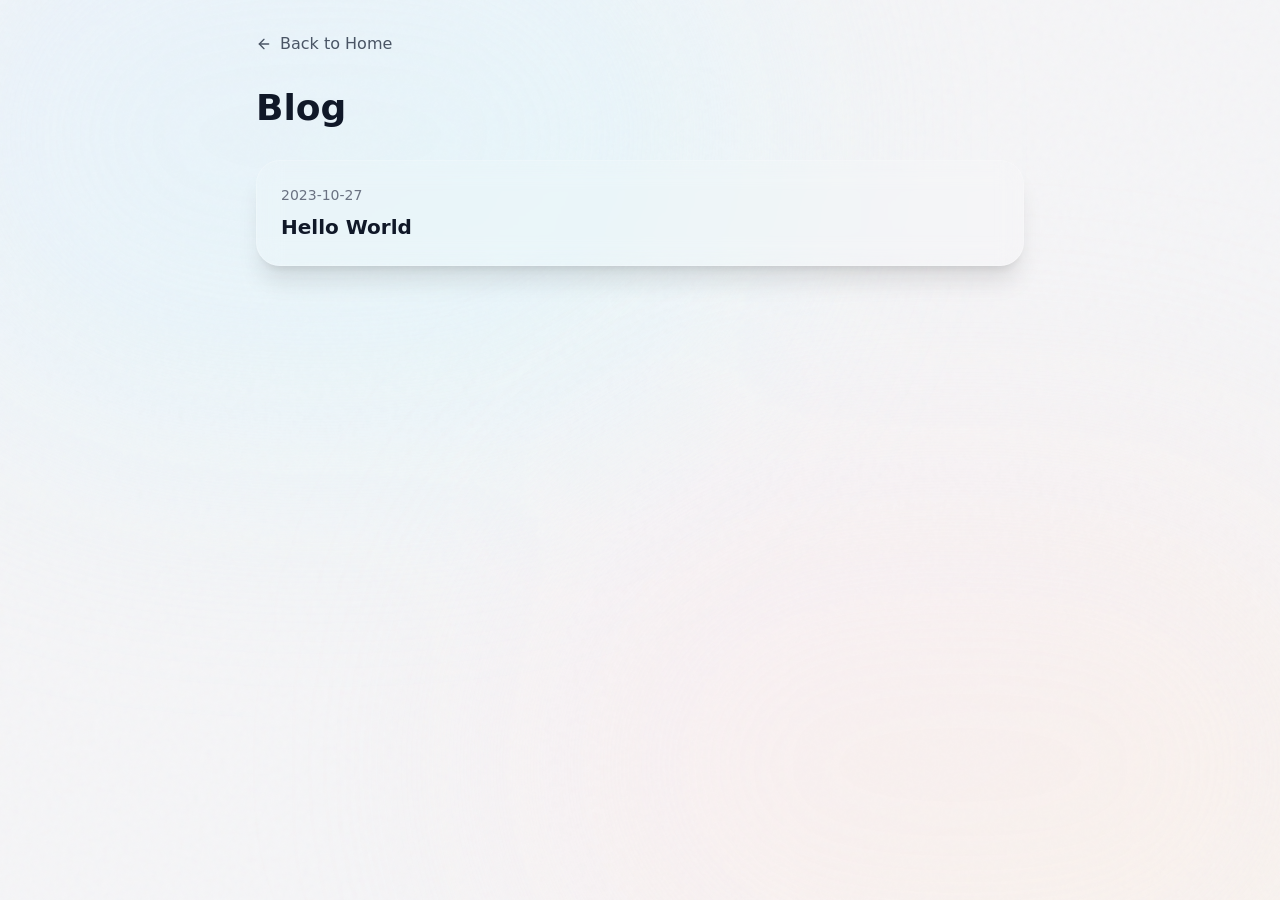
<file: blog.html>
<!DOCTYPE html><!--yA_5O2pyi1fTpLm8KOoww--><html lang="en"><head><meta charSet="utf-8"/><meta name="viewport" content="width=device-width, initial-scale=1"/><link rel="preload" href="/_next/static/media/797e433ab948586e-s.p.dbea232f.woff2" as="font" crossorigin="" type="font/woff2"/><link rel="preload" href="/_next/static/media/caa3a2e1cccd8315-s.p.853070df.woff2" as="font" crossorigin="" type="font/woff2"/><link rel="stylesheet" href="/_next/static/chunks/0161b0644c79200a.css" data-precedence="next"/><link rel="preload" as="script" fetchPriority="low" href="/_next/static/chunks/945fab894dcb74b9.js"/><script src="/_next/static/chunks/639f220b70985d6f.js" async=""></script><script src="/_next/static/chunks/d160fcf6d6d155e0.js" async=""></script><script src="/_next/static/chunks/a4eeb46e07741350.js" async=""></script><script src="/_next/static/chunks/turbopack-965ae06c93e2b3fa.js" async=""></script><script src="/_next/static/chunks/ff1a16fafef87110.js" async=""></script><script src="/_next/static/chunks/247eb132b7f7b574.js" async=""></script><script src="/_next/static/chunks/084197f7776595f8.js" async=""></script><meta name="next-size-adjust" content=""/><title>Harry - Portfolio</title><meta name="description" content="Personal website and blog"/><link rel="icon" href="/favicon.png"/><script src="/_next/static/chunks/a6dad97d9634a72d.js" noModule=""></script></head><body class="geist_a71539c9-module__T19VSG__variable geist_mono_8d43a2aa-module__8Li5zG__variable antialiased"><div hidden=""><!--$--><!--/$--></div><div class="relative min-h-screen w-full overflow-hidden bg-[#f5f5f7] dark:bg-[#000000] transition-colors duration-300"><div class="absolute inset-0 z-0 pointer-events-none"><div class="absolute top-[-20%] left-[-10%] w-[70%] h-[70%] rounded-full bg-gradient-to-br from-blue-100/40 to-cyan-100/40 blur-[120px] dark:from-blue-900/20 dark:to-cyan-900/20"></div><div class="absolute bottom-[-20%] right-[-10%] w-[70%] h-[70%] rounded-full bg-gradient-to-tl from-orange-100/40 to-pink-100/40 blur-[120px] dark:from-orange-900/20 dark:to-pink-900/20"></div><div class="absolute inset-0 bg-[url(&#x27;/noise.svg&#x27;)] opacity-[0.03] mix-blend-overlay"></div></div><div class="relative z-10 container mx-auto px-4 py-8"><main class="max-w-3xl mx-auto space-y-8"><a class="inline-flex items-center text-gray-600 dark:text-gray-400 hover:text-blue-500 transition-colors" href="/"><svg xmlns="http://www.w3.org/2000/svg" width="24" height="24" viewBox="0 0 24 24" fill="none" stroke="currentColor" stroke-width="2" stroke-linecap="round" stroke-linejoin="round" class="lucide lucide-arrow-left w-4 h-4 mr-2" aria-hidden="true"><path d="m12 19-7-7 7-7"></path><path d="M19 12H5"></path></svg>Back to Home</a><h1 class="text-4xl font-bold text-gray-900 dark:text-white">Blog</h1><div class="grid gap-6"><a href="/blog/hello-world"><div class="relative overflow-hidden rounded-3xl border border-white/20 bg-white/10 p-6 shadow-xl backdrop-blur-md duration-300 dark:border-white/10 dark:bg-black/10 hover:bg-white/15 dark:hover:bg-black/15 hover:scale-[1.02] transition-transform cursor-pointer" style="opacity:0;transform:translateY(20px)"><div class="text-sm text-gray-500 dark:text-gray-400 mb-2">2023-10-27</div><h2 class="text-xl font-semibold text-gray-900 dark:text-white">Hello World</h2></div></a></div></main><!--$--><!--/$--></div></div><script src="/_next/static/chunks/945fab894dcb74b9.js" id="_R_" async=""></script><script>(self.__next_f=self.__next_f||[]).push([0])</script><script>self.__next_f.push([1,"1:\"$Sreact.fragment\"\n2:I[39756,[\"/_next/static/chunks/ff1a16fafef87110.js\",\"/_next/static/chunks/247eb132b7f7b574.js\"],\"default\"]\n3:I[37457,[\"/_next/static/chunks/ff1a16fafef87110.js\",\"/_next/static/chunks/247eb132b7f7b574.js\"],\"default\"]\n4:I[22016,[\"/_next/static/chunks/ff1a16fafef87110.js\",\"/_next/static/chunks/084197f7776595f8.js\"],\"\"]\n5:I[32049,[\"/_next/static/chunks/ff1a16fafef87110.js\",\"/_next/static/chunks/084197f7776595f8.js\"],\"MotionDiv\"]\na:I[68027,[\"/_next/static/chunks/ff1a16fafef87110.js\",\"/_next/static/chunks/247eb132b7f7b574.js\"],\"default\"]\n:HL[\"/_next/static/chunks/0161b0644c79200a.css\",\"style\"]\n:HL[\"/_next/static/media/797e433ab948586e-s.p.dbea232f.woff2\",\"font\",{\"crossOrigin\":\"\",\"type\":\"font/woff2\"}]\n:HL[\"/_next/static/media/caa3a2e1cccd8315-s.p.853070df.woff2\",\"font\",{\"crossOrigin\":\"\",\"type\":\"font/woff2\"}]\n"])</script><script>self.__next_f.push([1,"0:{\"P\":null,\"b\":\"yA-5O2pyi1fTpLm8KOoww\",\"c\":[\"\",\"blog\"],\"q\":\"\",\"i\":false,\"f\":[[[\"\",{\"children\":[\"blog\",{\"children\":[\"__PAGE__\",{}]}]},\"$undefined\",\"$undefined\",true],[[\"$\",\"$1\",\"c\",{\"children\":[[[\"$\",\"link\",\"0\",{\"rel\":\"stylesheet\",\"href\":\"/_next/static/chunks/0161b0644c79200a.css\",\"precedence\":\"next\",\"crossOrigin\":\"$undefined\",\"nonce\":\"$undefined\"}]],[\"$\",\"html\",null,{\"lang\":\"en\",\"children\":[\"$\",\"body\",null,{\"className\":\"geist_a71539c9-module__T19VSG__variable geist_mono_8d43a2aa-module__8Li5zG__variable antialiased\",\"children\":[\"$\",\"div\",null,{\"className\":\"relative min-h-screen w-full overflow-hidden bg-[#f5f5f7] dark:bg-[#000000] transition-colors duration-300\",\"children\":[[\"$\",\"div\",null,{\"className\":\"absolute inset-0 z-0 pointer-events-none\",\"children\":[[\"$\",\"div\",null,{\"className\":\"absolute top-[-20%] left-[-10%] w-[70%] h-[70%] rounded-full bg-gradient-to-br from-blue-100/40 to-cyan-100/40 blur-[120px] dark:from-blue-900/20 dark:to-cyan-900/20\"}],[\"$\",\"div\",null,{\"className\":\"absolute bottom-[-20%] right-[-10%] w-[70%] h-[70%] rounded-full bg-gradient-to-tl from-orange-100/40 to-pink-100/40 blur-[120px] dark:from-orange-900/20 dark:to-pink-900/20\"}],[\"$\",\"div\",null,{\"className\":\"absolute inset-0 bg-[url('/noise.svg')] opacity-[0.03] mix-blend-overlay\"}]]}],[\"$\",\"div\",null,{\"className\":\"relative z-10 container mx-auto px-4 py-8\",\"children\":[\"$\",\"$L2\",null,{\"parallelRouterKey\":\"children\",\"error\":\"$undefined\",\"errorStyles\":\"$undefined\",\"errorScripts\":\"$undefined\",\"template\":[\"$\",\"$L3\",null,{}],\"templateStyles\":\"$undefined\",\"templateScripts\":\"$undefined\",\"notFound\":[[[\"$\",\"title\",null,{\"children\":\"404: This page could not be found.\"}],[\"$\",\"div\",null,{\"style\":{\"fontFamily\":\"system-ui,\\\"Segoe UI\\\",Roboto,Helvetica,Arial,sans-serif,\\\"Apple Color Emoji\\\",\\\"Segoe UI Emoji\\\"\",\"height\":\"100vh\",\"textAlign\":\"center\",\"display\":\"flex\",\"flexDirection\":\"column\",\"alignItems\":\"center\",\"justifyContent\":\"center\"},\"children\":[\"$\",\"div\",null,{\"children\":[[\"$\",\"style\",null,{\"dangerouslySetInnerHTML\":{\"__html\":\"body{color:#000;background:#fff;margin:0}.next-error-h1{border-right:1px solid rgba(0,0,0,.3)}@media (prefers-color-scheme:dark){body{color:#fff;background:#000}.next-error-h1{border-right:1px solid rgba(255,255,255,.3)}}\"}}],[\"$\",\"h1\",null,{\"className\":\"next-error-h1\",\"style\":{\"display\":\"inline-block\",\"margin\":\"0 20px 0 0\",\"padding\":\"0 23px 0 0\",\"fontSize\":24,\"fontWeight\":500,\"verticalAlign\":\"top\",\"lineHeight\":\"49px\"},\"children\":404}],[\"$\",\"div\",null,{\"style\":{\"display\":\"inline-block\"},\"children\":[\"$\",\"h2\",null,{\"style\":{\"fontSize\":14,\"fontWeight\":400,\"lineHeight\":\"49px\",\"margin\":0},\"children\":\"This page could not be found.\"}]}]]}]}]],[]],\"forbidden\":\"$undefined\",\"unauthorized\":\"$undefined\"}]}]]}]}]}]]}],{\"children\":[[\"$\",\"$1\",\"c\",{\"children\":[null,[\"$\",\"$L2\",null,{\"parallelRouterKey\":\"children\",\"error\":\"$undefined\",\"errorStyles\":\"$undefined\",\"errorScripts\":\"$undefined\",\"template\":[\"$\",\"$L3\",null,{}],\"templateStyles\":\"$undefined\",\"templateScripts\":\"$undefined\",\"notFound\":\"$undefined\",\"forbidden\":\"$undefined\",\"unauthorized\":\"$undefined\"}]]}],{\"children\":[[\"$\",\"$1\",\"c\",{\"children\":[[\"$\",\"main\",null,{\"className\":\"max-w-3xl mx-auto space-y-8\",\"children\":[[\"$\",\"$L4\",null,{\"href\":\"/\",\"className\":\"inline-flex items-center text-gray-600 dark:text-gray-400 hover:text-blue-500 transition-colors\",\"children\":[[\"$\",\"svg\",null,{\"ref\":\"$undefined\",\"xmlns\":\"http://www.w3.org/2000/svg\",\"width\":24,\"height\":24,\"viewBox\":\"0 0 24 24\",\"fill\":\"none\",\"stroke\":\"currentColor\",\"strokeWidth\":2,\"strokeLinecap\":\"round\",\"strokeLinejoin\":\"round\",\"className\":\"lucide lucide-arrow-left w-4 h-4 mr-2\",\"aria-hidden\":\"true\",\"children\":[[\"$\",\"path\",\"1l729n\",{\"d\":\"m12 19-7-7 7-7\"}],[\"$\",\"path\",\"x3x0zl\",{\"d\":\"M19 12H5\"}],\"$undefined\"]}],\"Back to Home\"]}],[\"$\",\"h1\",null,{\"className\":\"text-4xl font-bold text-gray-900 dark:text-white\",\"children\":\"Blog\"}],[\"$\",\"div\",null,{\"className\":\"grid gap-6\",\"children\":[[\"$\",\"$L4\",\"hello-world\",{\"href\":\"/blog/hello-world\",\"children\":[\"$\",\"$L5\",null,{\"initial\":{\"opacity\":0,\"y\":20},\"animate\":{\"opacity\":1,\"y\":0},\"transition\":{\"duration\":0.5},\"whileHover\":{\"scale\":1.02},\"className\":\"relative overflow-hidden rounded-3xl border border-white/20 bg-white/10 p-6 shadow-xl backdrop-blur-md duration-300 dark:border-white/10 dark:bg-black/10 hover:bg-white/15 dark:hover:bg-black/15 hover:scale-[1.02] transition-transform cursor-pointer\",\"children\":[[\"$\",\"div\",null,{\"className\":\"text-sm text-gray-500 dark:text-gray-400 mb-2\",\"children\":\"2023-10-27\"}],[\"$\",\"h2\",null,{\"className\":\"text-xl font-semibold text-gray-900 dark:text-white\",\"children\":\"Hello World\"}]]}]}]]}]]}],[\"$L6\",\"$L7\"],\"$L8\"]}],{},null,false,false]},null,false,false]},null,false,false],\"$L9\",false]],\"m\":\"$undefined\",\"G\":[\"$a\",[]],\"S\":true}\n"])</script><script>self.__next_f.push([1,"b:I[97367,[\"/_next/static/chunks/ff1a16fafef87110.js\",\"/_next/static/chunks/247eb132b7f7b574.js\"],\"OutletBoundary\"]\nc:\"$Sreact.suspense\"\ne:I[97367,[\"/_next/static/chunks/ff1a16fafef87110.js\",\"/_next/static/chunks/247eb132b7f7b574.js\"],\"ViewportBoundary\"]\n10:I[97367,[\"/_next/static/chunks/ff1a16fafef87110.js\",\"/_next/static/chunks/247eb132b7f7b574.js\"],\"MetadataBoundary\"]\n6:[\"$\",\"script\",\"script-0\",{\"src\":\"/_next/static/chunks/ff1a16fafef87110.js\",\"async\":true,\"nonce\":\"$undefined\"}]\n7:[\"$\",\"script\",\"script-1\",{\"src\":\"/_next/static/chunks/084197f7776595f8.js\",\"async\":true,\"nonce\":\"$undefined\"}]\n8:[\"$\",\"$Lb\",null,{\"children\":[\"$\",\"$c\",null,{\"name\":\"Next.MetadataOutlet\",\"children\":\"$@d\"}]}]\n9:[\"$\",\"$1\",\"h\",{\"children\":[null,[\"$\",\"$Le\",null,{\"children\":\"$@f\"}],[\"$\",\"div\",null,{\"hidden\":true,\"children\":[\"$\",\"$L10\",null,{\"children\":[\"$\",\"$c\",null,{\"name\":\"Next.Metadata\",\"children\":\"$@11\"}]}]}],[\"$\",\"meta\",null,{\"name\":\"next-size-adjust\",\"content\":\"\"}]]}]\n"])</script><script>self.__next_f.push([1,"f:[[\"$\",\"meta\",\"0\",{\"charSet\":\"utf-8\"}],[\"$\",\"meta\",\"1\",{\"name\":\"viewport\",\"content\":\"width=device-width, initial-scale=1\"}]]\n"])</script><script>self.__next_f.push([1,"12:I[27201,[\"/_next/static/chunks/ff1a16fafef87110.js\",\"/_next/static/chunks/247eb132b7f7b574.js\"],\"IconMark\"]\n11:[[\"$\",\"title\",\"0\",{\"children\":\"Harry - Portfolio\"}],[\"$\",\"meta\",\"1\",{\"name\":\"description\",\"content\":\"Personal website and blog\"}],[\"$\",\"link\",\"2\",{\"rel\":\"icon\",\"href\":\"/favicon.png\"}],[\"$\",\"$L12\",\"3\",{}]]\nd:null\n"])</script></body></html>
</file>
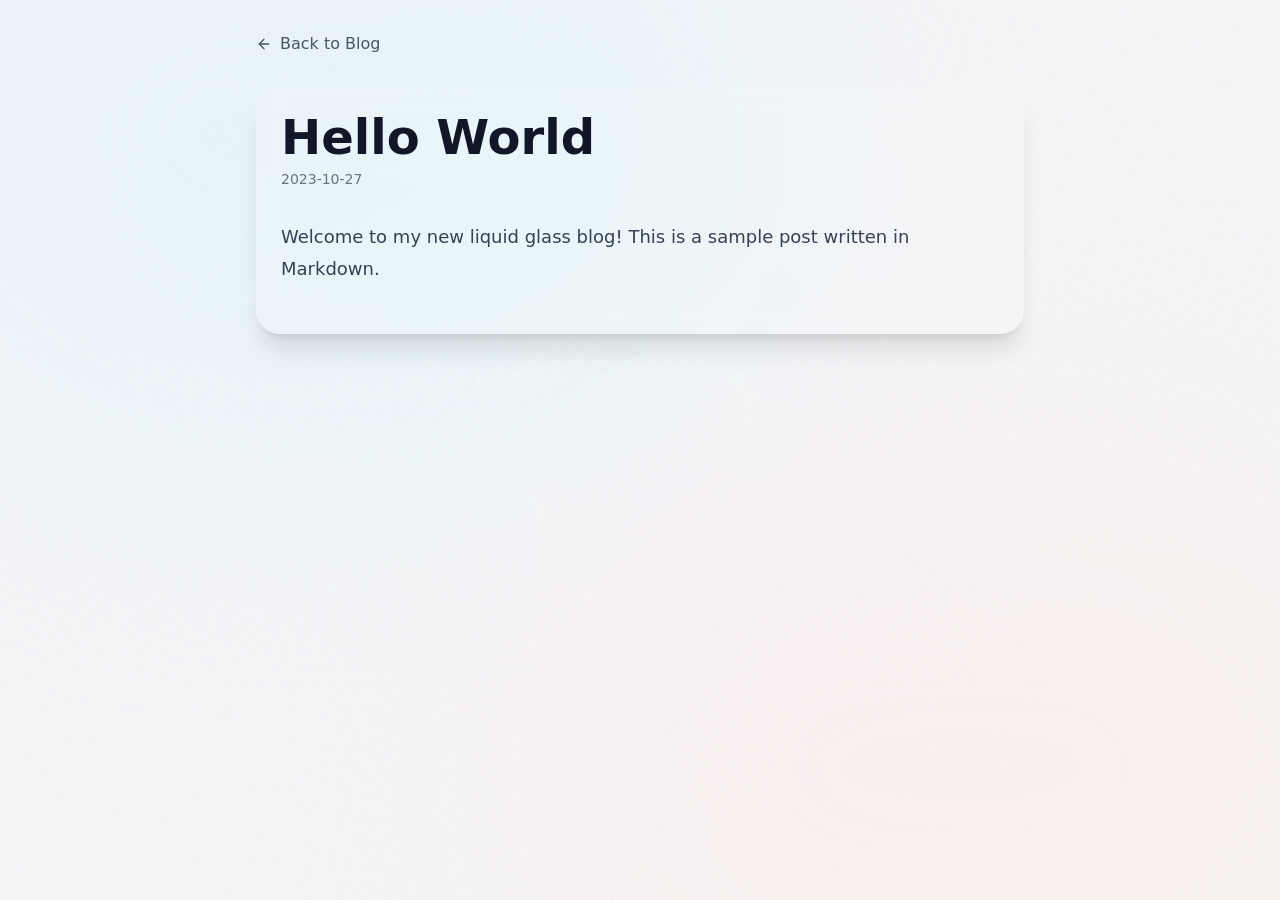
<file: blog/hello-world.html>
<!DOCTYPE html><!--yA_5O2pyi1fTpLm8KOoww--><html lang="en"><head><meta charSet="utf-8"/><meta name="viewport" content="width=device-width, initial-scale=1"/><link rel="preload" href="/_next/static/media/797e433ab948586e-s.p.dbea232f.woff2" as="font" crossorigin="" type="font/woff2"/><link rel="preload" href="/_next/static/media/caa3a2e1cccd8315-s.p.853070df.woff2" as="font" crossorigin="" type="font/woff2"/><link rel="stylesheet" href="/_next/static/chunks/0161b0644c79200a.css" data-precedence="next"/><link rel="preload" as="script" fetchPriority="low" href="/_next/static/chunks/945fab894dcb74b9.js"/><script src="/_next/static/chunks/639f220b70985d6f.js" async=""></script><script src="/_next/static/chunks/d160fcf6d6d155e0.js" async=""></script><script src="/_next/static/chunks/a4eeb46e07741350.js" async=""></script><script src="/_next/static/chunks/turbopack-965ae06c93e2b3fa.js" async=""></script><script src="/_next/static/chunks/ff1a16fafef87110.js" async=""></script><script src="/_next/static/chunks/247eb132b7f7b574.js" async=""></script><script src="/_next/static/chunks/084197f7776595f8.js" async=""></script><meta name="next-size-adjust" content=""/><title>Harry - Portfolio</title><meta name="description" content="Personal website and blog"/><link rel="icon" href="/favicon.png"/><script src="/_next/static/chunks/a6dad97d9634a72d.js" noModule=""></script></head><body class="geist_a71539c9-module__T19VSG__variable geist_mono_8d43a2aa-module__8Li5zG__variable antialiased"><div hidden=""><!--$--><!--/$--></div><div class="relative min-h-screen w-full overflow-hidden bg-[#f5f5f7] dark:bg-[#000000] transition-colors duration-300"><div class="absolute inset-0 z-0 pointer-events-none"><div class="absolute top-[-20%] left-[-10%] w-[70%] h-[70%] rounded-full bg-gradient-to-br from-blue-100/40 to-cyan-100/40 blur-[120px] dark:from-blue-900/20 dark:to-cyan-900/20"></div><div class="absolute bottom-[-20%] right-[-10%] w-[70%] h-[70%] rounded-full bg-gradient-to-tl from-orange-100/40 to-pink-100/40 blur-[120px] dark:from-orange-900/20 dark:to-pink-900/20"></div><div class="absolute inset-0 bg-[url(&#x27;/noise.svg&#x27;)] opacity-[0.03] mix-blend-overlay"></div></div><div class="relative z-10 container mx-auto px-4 py-8"><main class="max-w-3xl mx-auto space-y-8"><a class="inline-flex items-center text-gray-600 dark:text-gray-400 hover:text-blue-500 transition-colors" href="/blog"><svg xmlns="http://www.w3.org/2000/svg" width="24" height="24" viewBox="0 0 24 24" fill="none" stroke="currentColor" stroke-width="2" stroke-linecap="round" stroke-linejoin="round" class="lucide lucide-arrow-left w-4 h-4 mr-2" aria-hidden="true"><path d="m12 19-7-7 7-7"></path><path d="M19 12H5"></path></svg>Back to Blog</a><div class="relative overflow-hidden rounded-3xl border border-white/20 bg-white/10 p-6 shadow-xl backdrop-blur-md transition-all duration-300 dark:border-white/10 dark:bg-black/10 hover:bg-white/15 dark:hover:bg-black/15" style="opacity:0;transform:translateY(20px)"><article class="prose prose-lg dark:prose-invert max-w-none"><h1 class="mb-2">Hello World</h1><div class="text-gray-500 dark:text-gray-400 mb-8 text-sm">2023-10-27</div><div><p>Welcome to my new liquid glass blog! This is a sample post written in Markdown.</p>
</div></article></div></main><!--$--><!--/$--></div></div><script src="/_next/static/chunks/945fab894dcb74b9.js" id="_R_" async=""></script><script>(self.__next_f=self.__next_f||[]).push([0])</script><script>self.__next_f.push([1,"1:\"$Sreact.fragment\"\n2:I[39756,[\"/_next/static/chunks/ff1a16fafef87110.js\",\"/_next/static/chunks/247eb132b7f7b574.js\"],\"default\"]\n3:I[37457,[\"/_next/static/chunks/ff1a16fafef87110.js\",\"/_next/static/chunks/247eb132b7f7b574.js\"],\"default\"]\n5:I[97367,[\"/_next/static/chunks/ff1a16fafef87110.js\",\"/_next/static/chunks/247eb132b7f7b574.js\"],\"OutletBoundary\"]\n6:\"$Sreact.suspense\"\n8:I[97367,[\"/_next/static/chunks/ff1a16fafef87110.js\",\"/_next/static/chunks/247eb132b7f7b574.js\"],\"ViewportBoundary\"]\na:I[97367,[\"/_next/static/chunks/ff1a16fafef87110.js\",\"/_next/static/chunks/247eb132b7f7b574.js\"],\"MetadataBoundary\"]\nc:I[68027,[\"/_next/static/chunks/ff1a16fafef87110.js\",\"/_next/static/chunks/247eb132b7f7b574.js\"],\"default\"]\n:HL[\"/_next/static/chunks/0161b0644c79200a.css\",\"style\"]\n:HL[\"/_next/static/media/797e433ab948586e-s.p.dbea232f.woff2\",\"font\",{\"crossOrigin\":\"\",\"type\":\"font/woff2\"}]\n:HL[\"/_next/static/media/caa3a2e1cccd8315-s.p.853070df.woff2\",\"font\",{\"crossOrigin\":\"\",\"type\":\"font/woff2\"}]\n"])</script><script>self.__next_f.push([1,"0:{\"P\":null,\"b\":\"yA-5O2pyi1fTpLm8KOoww\",\"c\":[\"\",\"blog\",\"hello-world\"],\"q\":\"\",\"i\":false,\"f\":[[[\"\",{\"children\":[\"blog\",{\"children\":[[\"slug\",\"hello-world\",\"d\"],{\"children\":[\"__PAGE__\",{}]}]}]},\"$undefined\",\"$undefined\",true],[[\"$\",\"$1\",\"c\",{\"children\":[[[\"$\",\"link\",\"0\",{\"rel\":\"stylesheet\",\"href\":\"/_next/static/chunks/0161b0644c79200a.css\",\"precedence\":\"next\",\"crossOrigin\":\"$undefined\",\"nonce\":\"$undefined\"}]],[\"$\",\"html\",null,{\"lang\":\"en\",\"children\":[\"$\",\"body\",null,{\"className\":\"geist_a71539c9-module__T19VSG__variable geist_mono_8d43a2aa-module__8Li5zG__variable antialiased\",\"children\":[\"$\",\"div\",null,{\"className\":\"relative min-h-screen w-full overflow-hidden bg-[#f5f5f7] dark:bg-[#000000] transition-colors duration-300\",\"children\":[[\"$\",\"div\",null,{\"className\":\"absolute inset-0 z-0 pointer-events-none\",\"children\":[[\"$\",\"div\",null,{\"className\":\"absolute top-[-20%] left-[-10%] w-[70%] h-[70%] rounded-full bg-gradient-to-br from-blue-100/40 to-cyan-100/40 blur-[120px] dark:from-blue-900/20 dark:to-cyan-900/20\"}],[\"$\",\"div\",null,{\"className\":\"absolute bottom-[-20%] right-[-10%] w-[70%] h-[70%] rounded-full bg-gradient-to-tl from-orange-100/40 to-pink-100/40 blur-[120px] dark:from-orange-900/20 dark:to-pink-900/20\"}],[\"$\",\"div\",null,{\"className\":\"absolute inset-0 bg-[url('/noise.svg')] opacity-[0.03] mix-blend-overlay\"}]]}],[\"$\",\"div\",null,{\"className\":\"relative z-10 container mx-auto px-4 py-8\",\"children\":[\"$\",\"$L2\",null,{\"parallelRouterKey\":\"children\",\"error\":\"$undefined\",\"errorStyles\":\"$undefined\",\"errorScripts\":\"$undefined\",\"template\":[\"$\",\"$L3\",null,{}],\"templateStyles\":\"$undefined\",\"templateScripts\":\"$undefined\",\"notFound\":[[[\"$\",\"title\",null,{\"children\":\"404: This page could not be found.\"}],[\"$\",\"div\",null,{\"style\":{\"fontFamily\":\"system-ui,\\\"Segoe UI\\\",Roboto,Helvetica,Arial,sans-serif,\\\"Apple Color Emoji\\\",\\\"Segoe UI Emoji\\\"\",\"height\":\"100vh\",\"textAlign\":\"center\",\"display\":\"flex\",\"flexDirection\":\"column\",\"alignItems\":\"center\",\"justifyContent\":\"center\"},\"children\":[\"$\",\"div\",null,{\"children\":[[\"$\",\"style\",null,{\"dangerouslySetInnerHTML\":{\"__html\":\"body{color:#000;background:#fff;margin:0}.next-error-h1{border-right:1px solid rgba(0,0,0,.3)}@media (prefers-color-scheme:dark){body{color:#fff;background:#000}.next-error-h1{border-right:1px solid rgba(255,255,255,.3)}}\"}}],[\"$\",\"h1\",null,{\"className\":\"next-error-h1\",\"style\":{\"display\":\"inline-block\",\"margin\":\"0 20px 0 0\",\"padding\":\"0 23px 0 0\",\"fontSize\":24,\"fontWeight\":500,\"verticalAlign\":\"top\",\"lineHeight\":\"49px\"},\"children\":404}],[\"$\",\"div\",null,{\"style\":{\"display\":\"inline-block\"},\"children\":[\"$\",\"h2\",null,{\"style\":{\"fontSize\":14,\"fontWeight\":400,\"lineHeight\":\"49px\",\"margin\":0},\"children\":\"This page could not be found.\"}]}]]}]}]],[]],\"forbidden\":\"$undefined\",\"unauthorized\":\"$undefined\"}]}]]}]}]}]]}],{\"children\":[[\"$\",\"$1\",\"c\",{\"children\":[null,[\"$\",\"$L2\",null,{\"parallelRouterKey\":\"children\",\"error\":\"$undefined\",\"errorStyles\":\"$undefined\",\"errorScripts\":\"$undefined\",\"template\":[\"$\",\"$L3\",null,{}],\"templateStyles\":\"$undefined\",\"templateScripts\":\"$undefined\",\"notFound\":\"$undefined\",\"forbidden\":\"$undefined\",\"unauthorized\":\"$undefined\"}]]}],{\"children\":[[\"$\",\"$1\",\"c\",{\"children\":[null,[\"$\",\"$L2\",null,{\"parallelRouterKey\":\"children\",\"error\":\"$undefined\",\"errorStyles\":\"$undefined\",\"errorScripts\":\"$undefined\",\"template\":[\"$\",\"$L3\",null,{}],\"templateStyles\":\"$undefined\",\"templateScripts\":\"$undefined\",\"notFound\":\"$undefined\",\"forbidden\":\"$undefined\",\"unauthorized\":\"$undefined\"}]]}],{\"children\":[[\"$\",\"$1\",\"c\",{\"children\":[\"$L4\",[[\"$\",\"script\",\"script-0\",{\"src\":\"/_next/static/chunks/ff1a16fafef87110.js\",\"async\":true,\"nonce\":\"$undefined\"}],[\"$\",\"script\",\"script-1\",{\"src\":\"/_next/static/chunks/084197f7776595f8.js\",\"async\":true,\"nonce\":\"$undefined\"}]],[\"$\",\"$L5\",null,{\"children\":[\"$\",\"$6\",null,{\"name\":\"Next.MetadataOutlet\",\"children\":\"$@7\"}]}]]}],{},null,false,false]},null,false,false]},null,false,false]},null,false,false],[\"$\",\"$1\",\"h\",{\"children\":[null,[\"$\",\"$L8\",null,{\"children\":\"$@9\"}],[\"$\",\"div\",null,{\"hidden\":true,\"children\":[\"$\",\"$La\",null,{\"children\":[\"$\",\"$6\",null,{\"name\":\"Next.Metadata\",\"children\":\"$@b\"}]}]}],[\"$\",\"meta\",null,{\"name\":\"next-size-adjust\",\"content\":\"\"}]]}],false]],\"m\":\"$undefined\",\"G\":[\"$c\",[]],\"S\":true}\n"])</script><script>self.__next_f.push([1,"d:I[22016,[\"/_next/static/chunks/ff1a16fafef87110.js\",\"/_next/static/chunks/084197f7776595f8.js\"],\"\"]\ne:I[32049,[\"/_next/static/chunks/ff1a16fafef87110.js\",\"/_next/static/chunks/084197f7776595f8.js\"],\"MotionDiv\"]\n"])</script><script>self.__next_f.push([1,"4:[\"$\",\"main\",null,{\"className\":\"max-w-3xl mx-auto space-y-8\",\"children\":[[\"$\",\"$Ld\",null,{\"href\":\"/blog\",\"className\":\"inline-flex items-center text-gray-600 dark:text-gray-400 hover:text-blue-500 transition-colors\",\"children\":[[\"$\",\"svg\",null,{\"ref\":\"$undefined\",\"xmlns\":\"http://www.w3.org/2000/svg\",\"width\":24,\"height\":24,\"viewBox\":\"0 0 24 24\",\"fill\":\"none\",\"stroke\":\"currentColor\",\"strokeWidth\":2,\"strokeLinecap\":\"round\",\"strokeLinejoin\":\"round\",\"className\":\"lucide lucide-arrow-left w-4 h-4 mr-2\",\"aria-hidden\":\"true\",\"children\":[[\"$\",\"path\",\"1l729n\",{\"d\":\"m12 19-7-7 7-7\"}],[\"$\",\"path\",\"x3x0zl\",{\"d\":\"M19 12H5\"}],\"$undefined\"]}],\"Back to Blog\"]}],[\"$\",\"$Le\",null,{\"initial\":{\"opacity\":0,\"y\":20},\"animate\":{\"opacity\":1,\"y\":0},\"transition\":{\"duration\":0.5},\"whileHover\":{\"scale\":1.02},\"className\":\"relative overflow-hidden rounded-3xl border border-white/20 bg-white/10 p-6 shadow-xl backdrop-blur-md transition-all duration-300 dark:border-white/10 dark:bg-black/10 hover:bg-white/15 dark:hover:bg-black/15\",\"children\":[\"$\",\"article\",null,{\"className\":\"prose prose-lg dark:prose-invert max-w-none\",\"children\":[[\"$\",\"h1\",null,{\"className\":\"mb-2\",\"children\":\"Hello World\"}],[\"$\",\"div\",null,{\"className\":\"text-gray-500 dark:text-gray-400 mb-8 text-sm\",\"children\":\"2023-10-27\"}],[\"$\",\"div\",null,{\"dangerouslySetInnerHTML\":{\"__html\":\"\u003cp\u003eWelcome to my new liquid glass blog! This is a sample post written in Markdown.\u003c/p\u003e\\n\"}}]]}]}]]}]\n"])</script><script>self.__next_f.push([1,"9:[[\"$\",\"meta\",\"0\",{\"charSet\":\"utf-8\"}],[\"$\",\"meta\",\"1\",{\"name\":\"viewport\",\"content\":\"width=device-width, initial-scale=1\"}]]\n"])</script><script>self.__next_f.push([1,"f:I[27201,[\"/_next/static/chunks/ff1a16fafef87110.js\",\"/_next/static/chunks/247eb132b7f7b574.js\"],\"IconMark\"]\nb:[[\"$\",\"title\",\"0\",{\"children\":\"Harry - Portfolio\"}],[\"$\",\"meta\",\"1\",{\"name\":\"description\",\"content\":\"Personal website and blog\"}],[\"$\",\"link\",\"2\",{\"rel\":\"icon\",\"href\":\"/favicon.png\"}],[\"$\",\"$Lf\",\"3\",{}]]\n7:null\n"])</script></body></html>
</file>
<file: _next/static/chunks/0161b0644c79200a.css>
@font-face{font-family:Geist;font-style:normal;font-weight:100 900;font-display:swap;src:url(../media/8a480f0b521d4e75-s.8e0177b5.woff2)format("woff2");unicode-range:U+301,U+400-45F,U+490-491,U+4B0-4B1,U+2116}@font-face{font-family:Geist;font-style:normal;font-weight:100 900;font-display:swap;src:url(../media/7178b3e590c64307-s.b97b3418.woff2)format("woff2");unicode-range:U+100-2BA,U+2BD-2C5,U+2C7-2CC,U+2CE-2D7,U+2DD-2FF,U+304,U+308,U+329,U+1D00-1DBF,U+1E00-1E9F,U+1EF2-1EFF,U+2020,U+20A0-20AB,U+20AD-20C0,U+2113,U+2C60-2C7F,U+A720-A7FF}@font-face{font-family:Geist;font-style:normal;font-weight:100 900;font-display:swap;src:url(../media/caa3a2e1cccd8315-s.p.853070df.woff2)format("woff2");unicode-range:U+??,U+131,U+152-153,U+2BB-2BC,U+2C6,U+2DA,U+2DC,U+304,U+308,U+329,U+2000-206F,U+20AC,U+2122,U+2191,U+2193,U+2212,U+2215,U+FEFF,U+FFFD}@font-face{font-family:Geist Fallback;src:local(Arial);ascent-override:95.94%;descent-override:28.16%;line-gap-override:0.0%;size-adjust:104.76%}.geist_a71539c9-module__T19VSG__className{font-family:Geist,Geist Fallback;font-style:normal}.geist_a71539c9-module__T19VSG__variable{--font-geist-sans:"Geist","Geist Fallback"}
@font-face{font-family:Geist Mono;font-style:normal;font-weight:100 900;font-display:swap;src:url(../media/4fa387ec64143e14-s.c1fdd6c2.woff2)format("woff2");unicode-range:U+301,U+400-45F,U+490-491,U+4B0-4B1,U+2116}@font-face{font-family:Geist Mono;font-style:normal;font-weight:100 900;font-display:swap;src:url(../media/bbc41e54d2fcbd21-s.799d8ef8.woff2)format("woff2");unicode-range:U+100-2BA,U+2BD-2C5,U+2C7-2CC,U+2CE-2D7,U+2DD-2FF,U+304,U+308,U+329,U+1D00-1DBF,U+1E00-1E9F,U+1EF2-1EFF,U+2020,U+20A0-20AB,U+20AD-20C0,U+2113,U+2C60-2C7F,U+A720-A7FF}@font-face{font-family:Geist Mono;font-style:normal;font-weight:100 900;font-display:swap;src:url(../media/797e433ab948586e-s.p.dbea232f.woff2)format("woff2");unicode-range:U+??,U+131,U+152-153,U+2BB-2BC,U+2C6,U+2DA,U+2DC,U+304,U+308,U+329,U+2000-206F,U+20AC,U+2122,U+2191,U+2193,U+2212,U+2215,U+FEFF,U+FFFD}@font-face{font-family:Geist Mono Fallback;src:local(Arial);ascent-override:74.67%;descent-override:21.92%;line-gap-override:0.0%;size-adjust:134.59%}.geist_mono_8d43a2aa-module__8Li5zG__className{font-family:Geist Mono,Geist Mono Fallback;font-style:normal}.geist_mono_8d43a2aa-module__8Li5zG__variable{--font-geist-mono:"Geist Mono","Geist Mono Fallback"}
@layer properties{@supports (((-webkit-hyphens:none)) and (not (margin-trim:inline))) or ((-moz-orient:inline) and (not (color:rgb(from red r g b)))){*,:before,:after,::backdrop{--tw-translate-x:0;--tw-translate-y:0;--tw-translate-z:0;--tw-rotate-x:initial;--tw-rotate-y:initial;--tw-rotate-z:initial;--tw-skew-x:initial;--tw-skew-y:initial;--tw-space-y-reverse:0;--tw-border-style:solid;--tw-gradient-position:initial;--tw-gradient-from:#0000;--tw-gradient-via:#0000;--tw-gradient-to:#0000;--tw-gradient-stops:initial;--tw-gradient-via-stops:initial;--tw-gradient-from-position:0%;--tw-gradient-via-position:50%;--tw-gradient-to-position:100%;--tw-leading:initial;--tw-font-weight:initial;--tw-tracking:initial;--tw-shadow:0 0 #0000;--tw-shadow-color:initial;--tw-shadow-alpha:100%;--tw-inset-shadow:0 0 #0000;--tw-inset-shadow-color:initial;--tw-inset-shadow-alpha:100%;--tw-ring-color:initial;--tw-ring-shadow:0 0 #0000;--tw-inset-ring-color:initial;--tw-inset-ring-shadow:0 0 #0000;--tw-ring-inset:initial;--tw-ring-offset-width:0px;--tw-ring-offset-color:#fff;--tw-ring-offset-shadow:0 0 #0000;--tw-blur:initial;--tw-brightness:initial;--tw-contrast:initial;--tw-grayscale:initial;--tw-hue-rotate:initial;--tw-invert:initial;--tw-opacity:initial;--tw-saturate:initial;--tw-sepia:initial;--tw-drop-shadow:initial;--tw-drop-shadow-color:initial;--tw-drop-shadow-alpha:100%;--tw-drop-shadow-size:initial;--tw-backdrop-blur:initial;--tw-backdrop-brightness:initial;--tw-backdrop-contrast:initial;--tw-backdrop-grayscale:initial;--tw-backdrop-hue-rotate:initial;--tw-backdrop-invert:initial;--tw-backdrop-opacity:initial;--tw-backdrop-saturate:initial;--tw-backdrop-sepia:initial;--tw-duration:initial;--tw-scale-x:1;--tw-scale-y:1;--tw-scale-z:1}}}@layer theme{:root,:host{--font-sans:var(--font-geist-sans);--color-orange-100:#ffedd5;--color-orange-900:#7e2a0c;--color-green-400:#05df72;--color-cyan-100:#cefafe;--color-cyan-900:#104e64;--color-blue-100:#dbeafe;--color-blue-400:#54a2ff;--color-blue-500:#3080ff;--color-blue-600:#155dfc;--color-blue-900:#1c398e;--color-purple-400:#c07eff;--color-pink-100:#fce7f3;--color-pink-900:#861043;--color-gray-200:#e5e7eb;--color-gray-300:#d1d5dc;--color-gray-400:#99a1af;--color-gray-500:#6a7282;--color-gray-600:#4a5565;--color-gray-700:#364153;--color-gray-900:#101828;--color-black:#000;--color-white:#fff;--spacing:.25rem;--container-3xl:48rem;--container-7xl:80rem;--text-xs:.75rem;--text-xs--line-height:calc(1/.75);--text-sm:.875rem;--text-sm--line-height:calc(1.25/.875);--text-base:1rem;--text-base--line-height:calc(1.5/1);--text-lg:1.125rem;--text-lg--line-height:calc(1.75/1.125);--text-xl:1.25rem;--text-xl--line-height:calc(1.75/1.25);--text-2xl:1.5rem;--text-2xl--line-height:calc(2/1.5);--text-4xl:2.25rem;--text-4xl--line-height:calc(2.5/2.25);--text-5xl:3rem;--text-5xl--line-height:1;--font-weight-medium:500;--font-weight-semibold:600;--font-weight-bold:700;--tracking-tight:-.025em;--leading-relaxed:1.625;--radius-lg:.5rem;--radius-3xl:1.5rem;--animate-pulse:pulse 2s cubic-bezier(.4,0,.6,1)infinite;--blur-sm:8px;--blur-md:12px;--blur-lg:16px;--default-transition-duration:.15s;--default-transition-timing-function:cubic-bezier(.4,0,.2,1);--default-font-family:var(--font-geist-sans);--default-mono-font-family:var(--font-geist-mono)}@supports (color:lab(0% 0 0)){:root,:host{--color-orange-100:lab(94.7127% 3.58394 14.3151);--color-orange-900:lab(30.2951% 36.0434 37.671);--color-green-400:lab(78.503% -64.9265 39.7492);--color-cyan-100:lab(95.3146% -13.8285 -6.84732);--color-cyan-900:lab(30.372% -13.1853 -18.7887);--color-blue-100:lab(92.0301% -2.24757 -11.6453);--color-blue-400:lab(65.0361% -1.42065 -56.9802);--color-blue-500:lab(54.1736% 13.3369 -74.6839);--color-blue-600:lab(44.0605% 29.0279 -86.0352);--color-blue-900:lab(26.1542% 15.7545 -51.5504);--color-purple-400:lab(63.6946% 47.6127 -59.2066);--color-pink-100:lab(93.5864% 9.01193 -3.15079);--color-pink-900:lab(29.4367% 49.3962 3.35757);--color-gray-200:lab(91.6229% -.159115 -2.26791);--color-gray-300:lab(85.1236% -.612259 -3.7138);--color-gray-400:lab(65.9269% -.832707 -8.17473);--color-gray-500:lab(47.7841% -.393182 -10.0268);--color-gray-600:lab(35.6337% -1.58697 -10.8425);--color-gray-700:lab(27.1134% -.956401 -12.3224);--color-gray-900:lab(8.11897% .811279 -12.254)}}}@layer base{*,:after,:before,::backdrop{box-sizing:border-box;border:0 solid;margin:0;padding:0}::file-selector-button{box-sizing:border-box;border:0 solid;margin:0;padding:0}html,:host{-webkit-text-size-adjust:100%;tab-size:4;line-height:1.5;font-family:var(--default-font-family,ui-sans-serif,system-ui,sans-serif,"Apple Color Emoji","Segoe UI Emoji","Segoe UI Symbol","Noto Color Emoji");font-feature-settings:var(--default-font-feature-settings,normal);font-variation-settings:var(--default-font-variation-settings,normal);-webkit-tap-highlight-color:transparent}hr{height:0;color:inherit;border-top-width:1px}abbr:where([title]){-webkit-text-decoration:underline dotted;text-decoration:underline dotted}h1,h2,h3,h4,h5,h6{font-size:inherit;font-weight:inherit}a{color:inherit;-webkit-text-decoration:inherit;-webkit-text-decoration:inherit;-webkit-text-decoration:inherit;-webkit-text-decoration:inherit;text-decoration:inherit}b,strong{font-weight:bolder}code,kbd,samp,pre{font-family:var(--default-mono-font-family,ui-monospace,SFMono-Regular,Menlo,Monaco,Consolas,"Liberation Mono","Courier New",monospace);font-feature-settings:var(--default-mono-font-feature-settings,normal);font-variation-settings:var(--default-mono-font-variation-settings,normal);font-size:1em}small{font-size:80%}sub,sup{vertical-align:baseline;font-size:75%;line-height:0;position:relative}sub{bottom:-.25em}sup{top:-.5em}table{text-indent:0;border-color:inherit;border-collapse:collapse}:-moz-focusring{outline:auto}progress{vertical-align:baseline}summary{display:list-item}ol,ul,menu{list-style:none}img,svg,video,canvas,audio,iframe,embed,object{vertical-align:middle;display:block}img,video{max-width:100%;height:auto}button,input,select,optgroup,textarea{font:inherit;font-feature-settings:inherit;font-variation-settings:inherit;letter-spacing:inherit;color:inherit;opacity:1;background-color:#0000;border-radius:0}::file-selector-button{font:inherit;font-feature-settings:inherit;font-variation-settings:inherit;letter-spacing:inherit;color:inherit;opacity:1;background-color:#0000;border-radius:0}:where(select:is([multiple],[size])) optgroup{font-weight:bolder}:where(select:is([multiple],[size])) optgroup option{padding-inline-start:20px}::file-selector-button{margin-inline-end:4px}::placeholder{opacity:1}@supports (not ((-webkit-appearance:-apple-pay-button))) or (contain-intrinsic-size:1px){::placeholder{color:currentColor}@supports (color:color-mix(in lab, red, red)){::placeholder{color:color-mix(in oklab,currentcolor 50%,transparent)}}}textarea{resize:vertical}::-webkit-search-decoration{-webkit-appearance:none}::-webkit-date-and-time-value{min-height:1lh;text-align:inherit}::-webkit-datetime-edit{display:inline-flex}::-webkit-datetime-edit-fields-wrapper{padding:0}::-webkit-datetime-edit{padding-block:0}::-webkit-datetime-edit-year-field{padding-block:0}::-webkit-datetime-edit-month-field{padding-block:0}::-webkit-datetime-edit-day-field{padding-block:0}::-webkit-datetime-edit-hour-field{padding-block:0}::-webkit-datetime-edit-minute-field{padding-block:0}::-webkit-datetime-edit-second-field{padding-block:0}::-webkit-datetime-edit-millisecond-field{padding-block:0}::-webkit-datetime-edit-meridiem-field{padding-block:0}::-webkit-calendar-picker-indicator{line-height:1}:-moz-ui-invalid{box-shadow:none}button,input:where([type=button],[type=reset],[type=submit]){appearance:button}::file-selector-button{appearance:button}::-webkit-inner-spin-button{height:auto}::-webkit-outer-spin-button{height:auto}[hidden]:where(:not([hidden=until-found])){display:none!important}}@layer components;@layer utilities{.pointer-events-none{pointer-events:none}.absolute{position:absolute}.relative{position:relative}.static{position:static}.inset-0{inset:calc(var(--spacing)*0)}.top-1\/2{top:50%}.top-\[-20\%\]{top:-20%}.right-\[-10\%\]{right:-10%}.bottom-\[-20\%\]{bottom:-20%}.left-1\/2{left:50%}.left-\[-10\%\]{left:-10%}.z-0{z-index:0}.z-10{z-index:10}.container{width:100%}@media (min-width:40rem){.container{max-width:40rem}}@media (min-width:48rem){.container{max-width:48rem}}@media (min-width:64rem){.container{max-width:64rem}}@media (min-width:80rem){.container{max-width:80rem}}@media (min-width:96rem){.container{max-width:96rem}}.mx-auto{margin-inline:auto}.prose{color:var(--tw-prose-body);max-width:65ch}.prose :where(p):not(:where([class~=not-prose],[class~=not-prose] *)){margin-top:1.25em;margin-bottom:1.25em}.prose :where([class~=lead]):not(:where([class~=not-prose],[class~=not-prose] *)){color:var(--tw-prose-lead);margin-top:1.2em;margin-bottom:1.2em;font-size:1.25em;line-height:1.6}.prose :where(a):not(:where([class~=not-prose],[class~=not-prose] *)){color:var(--tw-prose-links);font-weight:500;text-decoration:underline}.prose :where(strong):not(:where([class~=not-prose],[class~=not-prose] *)){color:var(--tw-prose-bold);font-weight:600}.prose :where(a strong):not(:where([class~=not-prose],[class~=not-prose] *)),.prose :where(blockquote strong):not(:where([class~=not-prose],[class~=not-prose] *)),.prose :where(thead th strong):not(:where([class~=not-prose],[class~=not-prose] *)){color:inherit}.prose :where(ol):not(:where([class~=not-prose],[class~=not-prose] *)){margin-top:1.25em;margin-bottom:1.25em;padding-inline-start:1.625em;list-style-type:decimal}.prose :where(ol[type=A]):not(:where([class~=not-prose],[class~=not-prose] *)){list-style-type:upper-alpha}.prose :where(ol[type=a]):not(:where([class~=not-prose],[class~=not-prose] *)){list-style-type:lower-alpha}.prose :where(ol[type=A s]):not(:where([class~=not-prose],[class~=not-prose] *)){list-style-type:upper-alpha}.prose :where(ol[type=a s]):not(:where([class~=not-prose],[class~=not-prose] *)){list-style-type:lower-alpha}.prose :where(ol[type=I]):not(:where([class~=not-prose],[class~=not-prose] *)){list-style-type:upper-roman}.prose :where(ol[type=i]):not(:where([class~=not-prose],[class~=not-prose] *)){list-style-type:lower-roman}.prose :where(ol[type=I s]):not(:where([class~=not-prose],[class~=not-prose] *)){list-style-type:upper-roman}.prose :where(ol[type=i s]):not(:where([class~=not-prose],[class~=not-prose] *)){list-style-type:lower-roman}.prose :where(ol[type="1"]):not(:where([class~=not-prose],[class~=not-prose] *)){list-style-type:decimal}.prose :where(ul):not(:where([class~=not-prose],[class~=not-prose] *)){margin-top:1.25em;margin-bottom:1.25em;padding-inline-start:1.625em;list-style-type:disc}.prose :where(ol>li):not(:where([class~=not-prose],[class~=not-prose] *))::marker{color:var(--tw-prose-counters);font-weight:400}.prose :where(ul>li):not(:where([class~=not-prose],[class~=not-prose] *))::marker{color:var(--tw-prose-bullets)}.prose :where(dt):not(:where([class~=not-prose],[class~=not-prose] *)){color:var(--tw-prose-headings);margin-top:1.25em;font-weight:600}.prose :where(hr):not(:where([class~=not-prose],[class~=not-prose] *)){border-color:var(--tw-prose-hr);border-top-width:1px;margin-top:3em;margin-bottom:3em}.prose :where(blockquote):not(:where([class~=not-prose],[class~=not-prose] *)){color:var(--tw-prose-quotes);border-inline-start-width:.25rem;border-inline-start-color:var(--tw-prose-quote-borders);quotes:"“""”""‘""’";margin-top:1.6em;margin-bottom:1.6em;padding-inline-start:1em;font-style:italic;font-weight:500}.prose :where(blockquote p:first-of-type):not(:where([class~=not-prose],[class~=not-prose] *)):before{content:open-quote}.prose :where(blockquote p:last-of-type):not(:where([class~=not-prose],[class~=not-prose] *)):after{content:close-quote}.prose :where(h1):not(:where([class~=not-prose],[class~=not-prose] *)){color:var(--tw-prose-headings);margin-top:0;margin-bottom:.888889em;font-size:2.25em;font-weight:800;line-height:1.11111}.prose :where(h1 strong):not(:where([class~=not-prose],[class~=not-prose] *)){color:inherit;font-weight:900}.prose :where(h2):not(:where([class~=not-prose],[class~=not-prose] *)){color:var(--tw-prose-headings);margin-top:2em;margin-bottom:1em;font-size:1.5em;font-weight:700;line-height:1.33333}.prose :where(h2 strong):not(:where([class~=not-prose],[class~=not-prose] *)){color:inherit;font-weight:800}.prose :where(h3):not(:where([class~=not-prose],[class~=not-prose] *)){color:var(--tw-prose-headings);margin-top:1.6em;margin-bottom:.6em;font-size:1.25em;font-weight:600;line-height:1.6}.prose :where(h3 strong):not(:where([class~=not-prose],[class~=not-prose] *)){color:inherit;font-weight:700}.prose :where(h4):not(:where([class~=not-prose],[class~=not-prose] *)){color:var(--tw-prose-headings);margin-top:1.5em;margin-bottom:.5em;font-weight:600;line-height:1.5}.prose :where(h4 strong):not(:where([class~=not-prose],[class~=not-prose] *)){color:inherit;font-weight:700}.prose :where(img):not(:where([class~=not-prose],[class~=not-prose] *)){margin-top:2em;margin-bottom:2em}.prose :where(picture):not(:where([class~=not-prose],[class~=not-prose] *)){margin-top:2em;margin-bottom:2em;display:block}.prose :where(video):not(:where([class~=not-prose],[class~=not-prose] *)){margin-top:2em;margin-bottom:2em}.prose :where(kbd):not(:where([class~=not-prose],[class~=not-prose] *)){color:var(--tw-prose-kbd);box-shadow:0 0 0 1px var(--tw-prose-kbd-shadows),0 3px 0 var(--tw-prose-kbd-shadows);padding-top:.1875em;padding-inline-end:.375em;padding-bottom:.1875em;border-radius:.3125rem;padding-inline-start:.375em;font-family:inherit;font-size:.875em;font-weight:500}.prose :where(code):not(:where([class~=not-prose],[class~=not-prose] *)){color:var(--tw-prose-code);font-size:.875em;font-weight:600}.prose :where(code):not(:where([class~=not-prose],[class~=not-prose] *)):before,.prose :where(code):not(:where([class~=not-prose],[class~=not-prose] *)):after{content:"`"}.prose :where(a code):not(:where([class~=not-prose],[class~=not-prose] *)),.prose :where(h1 code):not(:where([class~=not-prose],[class~=not-prose] *)){color:inherit}.prose :where(h2 code):not(:where([class~=not-prose],[class~=not-prose] *)){color:inherit;font-size:.875em}.prose :where(h3 code):not(:where([class~=not-prose],[class~=not-prose] *)){color:inherit;font-size:.9em}.prose :where(h4 code):not(:where([class~=not-prose],[class~=not-prose] *)),.prose :where(blockquote code):not(:where([class~=not-prose],[class~=not-prose] *)),.prose :where(thead th code):not(:where([class~=not-prose],[class~=not-prose] *)){color:inherit}.prose :where(pre):not(:where([class~=not-prose],[class~=not-prose] *)){color:var(--tw-prose-pre-code);background-color:var(--tw-prose-pre-bg);padding-top:.857143em;padding-inline-end:1.14286em;padding-bottom:.857143em;border-radius:.375rem;margin-top:1.71429em;margin-bottom:1.71429em;padding-inline-start:1.14286em;font-size:.875em;font-weight:400;line-height:1.71429;overflow-x:auto}.prose :where(pre code):not(:where([class~=not-prose],[class~=not-prose] *)){font-weight:inherit;color:inherit;font-size:inherit;font-family:inherit;line-height:inherit;background-color:#0000;border-width:0;border-radius:0;padding:0}.prose :where(pre code):not(:where([class~=not-prose],[class~=not-prose] *)):before,.prose :where(pre code):not(:where([class~=not-prose],[class~=not-prose] *)):after{content:none}.prose :where(table):not(:where([class~=not-prose],[class~=not-prose] *)){table-layout:auto;width:100%;margin-top:2em;margin-bottom:2em;font-size:.875em;line-height:1.71429}.prose :where(thead):not(:where([class~=not-prose],[class~=not-prose] *)){border-bottom-width:1px;border-bottom-color:var(--tw-prose-th-borders)}.prose :where(thead th):not(:where([class~=not-prose],[class~=not-prose] *)){color:var(--tw-prose-headings);vertical-align:bottom;padding-inline-end:.571429em;padding-bottom:.571429em;padding-inline-start:.571429em;font-weight:600}.prose :where(tbody tr):not(:where([class~=not-prose],[class~=not-prose] *)){border-bottom-width:1px;border-bottom-color:var(--tw-prose-td-borders)}.prose :where(tbody tr:last-child):not(:where([class~=not-prose],[class~=not-prose] *)){border-bottom-width:0}.prose :where(tbody td):not(:where([class~=not-prose],[class~=not-prose] *)){vertical-align:baseline}.prose :where(tfoot):not(:where([class~=not-prose],[class~=not-prose] *)){border-top-width:1px;border-top-color:var(--tw-prose-th-borders)}.prose :where(tfoot td):not(:where([class~=not-prose],[class~=not-prose] *)){vertical-align:top}.prose :where(th,td):not(:where([class~=not-prose],[class~=not-prose] *)){text-align:start}.prose :where(figure>*):not(:where([class~=not-prose],[class~=not-prose] *)){margin-top:0;margin-bottom:0}.prose :where(figcaption):not(:where([class~=not-prose],[class~=not-prose] *)){color:var(--tw-prose-captions);margin-top:.857143em;font-size:.875em;line-height:1.42857}.prose{--tw-prose-body:#364153;--tw-prose-headings:#101828;--tw-prose-lead:#4a5565;--tw-prose-links:#101828;--tw-prose-bold:#101828;--tw-prose-counters:#6a7282;--tw-prose-bullets:#d1d5dc;--tw-prose-hr:#e5e7eb;--tw-prose-quotes:#101828;--tw-prose-quote-borders:#e5e7eb;--tw-prose-captions:#6a7282;--tw-prose-kbd:#101828;--tw-prose-kbd-shadows:#1018281a;--tw-prose-code:#101828;--tw-prose-pre-code:#e5e7eb;--tw-prose-pre-bg:#1e2939;--tw-prose-th-borders:#d1d5dc;--tw-prose-td-borders:#e5e7eb;--tw-prose-invert-body:#d1d5dc;--tw-prose-invert-headings:#fff;--tw-prose-invert-lead:#99a1af;--tw-prose-invert-links:#fff;--tw-prose-invert-bold:#fff;--tw-prose-invert-counters:#99a1af;--tw-prose-invert-bullets:#4a5565;--tw-prose-invert-hr:#364153;--tw-prose-invert-quotes:#f3f4f6;--tw-prose-invert-quote-borders:#364153;--tw-prose-invert-captions:#99a1af;--tw-prose-invert-kbd:#fff;--tw-prose-invert-kbd-shadows:#ffffff1a;--tw-prose-invert-code:#fff;--tw-prose-invert-pre-code:#d1d5dc;--tw-prose-invert-pre-bg:#00000080;--tw-prose-invert-th-borders:#4a5565;--tw-prose-invert-td-borders:#364153;font-size:1rem;line-height:1.75}@supports (color:lab(0% 0 0)){.prose{--tw-prose-body:lab(27.1134% -.956401 -12.3224);--tw-prose-headings:lab(8.11897% .811279 -12.254);--tw-prose-lead:lab(35.6337% -1.58697 -10.8425);--tw-prose-links:lab(8.11897% .811279 -12.254);--tw-prose-bold:lab(8.11897% .811279 -12.254);--tw-prose-counters:lab(47.7841% -.393182 -10.0268);--tw-prose-bullets:lab(85.1236% -.612259 -3.7138);--tw-prose-hr:lab(91.6229% -.159115 -2.26791);--tw-prose-quotes:lab(8.11897% .811279 -12.254);--tw-prose-quote-borders:lab(91.6229% -.159115 -2.26791);--tw-prose-captions:lab(47.7841% -.393182 -10.0268);--tw-prose-kbd:lab(8.11897% .811279 -12.254);--tw-prose-kbd-shadows:lab(8.11897% .811279 -12.254/.1);--tw-prose-code:lab(8.11897% .811279 -12.254);--tw-prose-pre-code:lab(91.6229% -.159115 -2.26791);--tw-prose-pre-bg:lab(16.1051% -1.18239 -11.7533);--tw-prose-th-borders:lab(85.1236% -.612259 -3.7138);--tw-prose-td-borders:lab(91.6229% -.159115 -2.26791);--tw-prose-invert-body:lab(85.1236% -.612259 -3.7138);--tw-prose-invert-lead:lab(65.9269% -.832707 -8.17473);--tw-prose-invert-counters:lab(65.9269% -.832707 -8.17473);--tw-prose-invert-bullets:lab(35.6337% -1.58697 -10.8425);--tw-prose-invert-hr:lab(27.1134% -.956401 -12.3224);--tw-prose-invert-quotes:lab(96.1596% -.0823438 -1.13575);--tw-prose-invert-quote-borders:lab(27.1134% -.956401 -12.3224);--tw-prose-invert-captions:lab(65.9269% -.832707 -8.17473);--tw-prose-invert-pre-code:lab(85.1236% -.612259 -3.7138);--tw-prose-invert-th-borders:lab(35.6337% -1.58697 -10.8425);--tw-prose-invert-td-borders:lab(27.1134% -.956401 -12.3224)}}.prose :where(picture>img):not(:where([class~=not-prose],[class~=not-prose] *)){margin-top:0;margin-bottom:0}.prose :where(li):not(:where([class~=not-prose],[class~=not-prose] *)){margin-top:.5em;margin-bottom:.5em}.prose :where(ol>li):not(:where([class~=not-prose],[class~=not-prose] *)),.prose :where(ul>li):not(:where([class~=not-prose],[class~=not-prose] *)){padding-inline-start:.375em}.prose :where(.prose>ul>li p):not(:where([class~=not-prose],[class~=not-prose] *)){margin-top:.75em;margin-bottom:.75em}.prose :where(.prose>ul>li>p:first-child):not(:where([class~=not-prose],[class~=not-prose] *)){margin-top:1.25em}.prose :where(.prose>ul>li>p:last-child):not(:where([class~=not-prose],[class~=not-prose] *)){margin-bottom:1.25em}.prose :where(.prose>ol>li>p:first-child):not(:where([class~=not-prose],[class~=not-prose] *)){margin-top:1.25em}.prose :where(.prose>ol>li>p:last-child):not(:where([class~=not-prose],[class~=not-prose] *)){margin-bottom:1.25em}.prose :where(ul ul,ul ol,ol ul,ol ol):not(:where([class~=not-prose],[class~=not-prose] *)){margin-top:.75em;margin-bottom:.75em}.prose :where(dl):not(:where([class~=not-prose],[class~=not-prose] *)){margin-top:1.25em;margin-bottom:1.25em}.prose :where(dd):not(:where([class~=not-prose],[class~=not-prose] *)){margin-top:.5em;padding-inline-start:1.625em}.prose :where(hr+*):not(:where([class~=not-prose],[class~=not-prose] *)),.prose :where(h2+*):not(:where([class~=not-prose],[class~=not-prose] *)),.prose :where(h3+*):not(:where([class~=not-prose],[class~=not-prose] *)),.prose :where(h4+*):not(:where([class~=not-prose],[class~=not-prose] *)){margin-top:0}.prose :where(thead th:first-child):not(:where([class~=not-prose],[class~=not-prose] *)){padding-inline-start:0}.prose :where(thead th:last-child):not(:where([class~=not-prose],[class~=not-prose] *)){padding-inline-end:0}.prose :where(tbody td,tfoot td):not(:where([class~=not-prose],[class~=not-prose] *)){padding-top:.571429em;padding-inline-end:.571429em;padding-bottom:.571429em;padding-inline-start:.571429em}.prose :where(tbody td:first-child,tfoot td:first-child):not(:where([class~=not-prose],[class~=not-prose] *)){padding-inline-start:0}.prose :where(tbody td:last-child,tfoot td:last-child):not(:where([class~=not-prose],[class~=not-prose] *)){padding-inline-end:0}.prose :where(figure):not(:where([class~=not-prose],[class~=not-prose] *)){margin-top:2em;margin-bottom:2em}.prose :where(.prose>:first-child):not(:where([class~=not-prose],[class~=not-prose] *)){margin-top:0}.prose :where(.prose>:last-child):not(:where([class~=not-prose],[class~=not-prose] *)){margin-bottom:0}.prose-lg{font-size:1.125rem;line-height:1.77778}.prose-lg :where(p):not(:where([class~=not-prose],[class~=not-prose] *)){margin-top:1.33333em;margin-bottom:1.33333em}.prose-lg :where([class~=lead]):not(:where([class~=not-prose],[class~=not-prose] *)){margin-top:1.09091em;margin-bottom:1.09091em;font-size:1.22222em;line-height:1.45455}.prose-lg :where(blockquote):not(:where([class~=not-prose],[class~=not-prose] *)){margin-top:1.66667em;margin-bottom:1.66667em;padding-inline-start:1em}.prose-lg :where(h1):not(:where([class~=not-prose],[class~=not-prose] *)){margin-top:0;margin-bottom:.833333em;font-size:2.66667em;line-height:1}.prose-lg :where(h2):not(:where([class~=not-prose],[class~=not-prose] *)){margin-top:1.86667em;margin-bottom:1.06667em;font-size:1.66667em;line-height:1.33333}.prose-lg :where(h3):not(:where([class~=not-prose],[class~=not-prose] *)){margin-top:1.66667em;margin-bottom:.666667em;font-size:1.33333em;line-height:1.5}.prose-lg :where(h4):not(:where([class~=not-prose],[class~=not-prose] *)){margin-top:1.77778em;margin-bottom:.444444em;line-height:1.55556}.prose-lg :where(img):not(:where([class~=not-prose],[class~=not-prose] *)),.prose-lg :where(picture):not(:where([class~=not-prose],[class~=not-prose] *)){margin-top:1.77778em;margin-bottom:1.77778em}.prose-lg :where(picture>img):not(:where([class~=not-prose],[class~=not-prose] *)){margin-top:0;margin-bottom:0}.prose-lg :where(video):not(:where([class~=not-prose],[class~=not-prose] *)){margin-top:1.77778em;margin-bottom:1.77778em}.prose-lg :where(kbd):not(:where([class~=not-prose],[class~=not-prose] *)){padding-top:.222222em;padding-inline-end:.444444em;padding-bottom:.222222em;border-radius:.3125rem;padding-inline-start:.444444em;font-size:.888889em}.prose-lg :where(code):not(:where([class~=not-prose],[class~=not-prose] *)){font-size:.888889em}.prose-lg :where(h2 code):not(:where([class~=not-prose],[class~=not-prose] *)){font-size:.866667em}.prose-lg :where(h3 code):not(:where([class~=not-prose],[class~=not-prose] *)){font-size:.875em}.prose-lg :where(pre):not(:where([class~=not-prose],[class~=not-prose] *)){padding-top:1em;padding-inline-end:1.5em;padding-bottom:1em;border-radius:.375rem;margin-top:2em;margin-bottom:2em;padding-inline-start:1.5em;font-size:.888889em;line-height:1.75}.prose-lg :where(ol):not(:where([class~=not-prose],[class~=not-prose] *)),.prose-lg :where(ul):not(:where([class~=not-prose],[class~=not-prose] *)){margin-top:1.33333em;margin-bottom:1.33333em;padding-inline-start:1.55556em}.prose-lg :where(li):not(:where([class~=not-prose],[class~=not-prose] *)){margin-top:.666667em;margin-bottom:.666667em}.prose-lg :where(ol>li):not(:where([class~=not-prose],[class~=not-prose] *)),.prose-lg :where(ul>li):not(:where([class~=not-prose],[class~=not-prose] *)){padding-inline-start:.444444em}.prose-lg :where(.prose-lg>ul>li p):not(:where([class~=not-prose],[class~=not-prose] *)){margin-top:.888889em;margin-bottom:.888889em}.prose-lg :where(.prose-lg>ul>li>p:first-child):not(:where([class~=not-prose],[class~=not-prose] *)){margin-top:1.33333em}.prose-lg :where(.prose-lg>ul>li>p:last-child):not(:where([class~=not-prose],[class~=not-prose] *)){margin-bottom:1.33333em}.prose-lg :where(.prose-lg>ol>li>p:first-child):not(:where([class~=not-prose],[class~=not-prose] *)){margin-top:1.33333em}.prose-lg :where(.prose-lg>ol>li>p:last-child):not(:where([class~=not-prose],[class~=not-prose] *)){margin-bottom:1.33333em}.prose-lg :where(ul ul,ul ol,ol ul,ol ol):not(:where([class~=not-prose],[class~=not-prose] *)){margin-top:.888889em;margin-bottom:.888889em}.prose-lg :where(dl):not(:where([class~=not-prose],[class~=not-prose] *)){margin-top:1.33333em;margin-bottom:1.33333em}.prose-lg :where(dt):not(:where([class~=not-prose],[class~=not-prose] *)){margin-top:1.33333em}.prose-lg :where(dd):not(:where([class~=not-prose],[class~=not-prose] *)){margin-top:.666667em;padding-inline-start:1.55556em}.prose-lg :where(hr):not(:where([class~=not-prose],[class~=not-prose] *)){margin-top:3.11111em;margin-bottom:3.11111em}.prose-lg :where(hr+*):not(:where([class~=not-prose],[class~=not-prose] *)),.prose-lg :where(h2+*):not(:where([class~=not-prose],[class~=not-prose] *)),.prose-lg :where(h3+*):not(:where([class~=not-prose],[class~=not-prose] *)),.prose-lg :where(h4+*):not(:where([class~=not-prose],[class~=not-prose] *)){margin-top:0}.prose-lg :where(table):not(:where([class~=not-prose],[class~=not-prose] *)){font-size:.888889em;line-height:1.5}.prose-lg :where(thead th):not(:where([class~=not-prose],[class~=not-prose] *)){padding-inline-end:.75em;padding-bottom:.75em;padding-inline-start:.75em}.prose-lg :where(thead th:first-child):not(:where([class~=not-prose],[class~=not-prose] *)){padding-inline-start:0}.prose-lg :where(thead th:last-child):not(:where([class~=not-prose],[class~=not-prose] *)){padding-inline-end:0}.prose-lg :where(tbody td,tfoot td):not(:where([class~=not-prose],[class~=not-prose] *)){padding-top:.75em;padding-inline-end:.75em;padding-bottom:.75em;padding-inline-start:.75em}.prose-lg :where(tbody td:first-child,tfoot td:first-child):not(:where([class~=not-prose],[class~=not-prose] *)){padding-inline-start:0}.prose-lg :where(tbody td:last-child,tfoot td:last-child):not(:where([class~=not-prose],[class~=not-prose] *)){padding-inline-end:0}.prose-lg :where(figure):not(:where([class~=not-prose],[class~=not-prose] *)){margin-top:1.77778em;margin-bottom:1.77778em}.prose-lg :where(figure>*):not(:where([class~=not-prose],[class~=not-prose] *)){margin-top:0;margin-bottom:0}.prose-lg :where(figcaption):not(:where([class~=not-prose],[class~=not-prose] *)){margin-top:1em;font-size:.888889em;line-height:1.5}.prose-lg :where(.prose-lg>:first-child):not(:where([class~=not-prose],[class~=not-prose] *)){margin-top:0}.prose-lg :where(.prose-lg>:last-child):not(:where([class~=not-prose],[class~=not-prose] *)){margin-bottom:0}.mt-2{margin-top:calc(var(--spacing)*2)}.mt-4{margin-top:calc(var(--spacing)*4)}.mr-2{margin-right:calc(var(--spacing)*2)}.mb-1{margin-bottom:calc(var(--spacing)*1)}.mb-2{margin-bottom:calc(var(--spacing)*2)}.mb-3{margin-bottom:calc(var(--spacing)*3)}.mb-4{margin-bottom:calc(var(--spacing)*4)}.mb-6{margin-bottom:calc(var(--spacing)*6)}.mb-8{margin-bottom:calc(var(--spacing)*8)}.block{display:block}.flex{display:flex}.grid{display:grid}.inline-flex{display:inline-flex}.h-1\.5{height:calc(var(--spacing)*1.5)}.h-2{height:calc(var(--spacing)*2)}.h-4{height:calc(var(--spacing)*4)}.h-5{height:calc(var(--spacing)*5)}.h-6{height:calc(var(--spacing)*6)}.h-8{height:calc(var(--spacing)*8)}.h-12{height:calc(var(--spacing)*12)}.h-24{height:calc(var(--spacing)*24)}.h-40{height:calc(var(--spacing)*40)}.h-\[70\%\]{height:70%}.h-\[400px\]{height:400px}.h-full{height:100%}.min-h-\[calc\(100vh-4rem\)\]{min-height:calc(100vh - 4rem)}.min-h-screen{min-height:100vh}.w-1\.5{width:calc(var(--spacing)*1.5)}.w-2{width:calc(var(--spacing)*2)}.w-4{width:calc(var(--spacing)*4)}.w-5{width:calc(var(--spacing)*5)}.w-6{width:calc(var(--spacing)*6)}.w-8{width:calc(var(--spacing)*8)}.w-12{width:calc(var(--spacing)*12)}.w-24{width:calc(var(--spacing)*24)}.w-40{width:calc(var(--spacing)*40)}.w-\[70\%\]{width:70%}.w-full{width:100%}.max-w-3xl{max-width:var(--container-3xl)}.max-w-7xl{max-width:var(--container-7xl)}.max-w-none{max-width:none}.flex-1{flex:1}.-translate-x-1\/2{--tw-translate-x:calc(calc(1/2*100%)*-1);translate:var(--tw-translate-x)var(--tw-translate-y)}.-translate-y-1\/2{--tw-translate-y:calc(calc(1/2*100%)*-1);translate:var(--tw-translate-x)var(--tw-translate-y)}.transform{transform:var(--tw-rotate-x,)var(--tw-rotate-y,)var(--tw-rotate-z,)var(--tw-skew-x,)var(--tw-skew-y,)}.animate-pulse{animation:var(--animate-pulse)}.cursor-pointer{cursor:pointer}.grid-cols-1{grid-template-columns:repeat(1,minmax(0,1fr))}.grid-cols-3{grid-template-columns:repeat(3,minmax(0,1fr))}.flex-col{flex-direction:column}.flex-wrap{flex-wrap:wrap}.items-center{align-items:center}.items-start{align-items:flex-start}.justify-between{justify-content:space-between}.justify-center{justify-content:center}.gap-1{gap:calc(var(--spacing)*1)}.gap-1\.5{gap:calc(var(--spacing)*1.5)}.gap-2{gap:calc(var(--spacing)*2)}.gap-4{gap:calc(var(--spacing)*4)}.gap-6{gap:calc(var(--spacing)*6)}:where(.space-y-8>:not(:last-child)){--tw-space-y-reverse:0;margin-block-start:calc(calc(var(--spacing)*8)*var(--tw-space-y-reverse));margin-block-end:calc(calc(var(--spacing)*8)*calc(1 - var(--tw-space-y-reverse)))}.self-start{align-self:flex-start}.overflow-hidden{overflow:hidden}.rounded-3xl{border-radius:var(--radius-3xl)}.rounded-full{border-radius:3.40282e38px}.rounded-lg{border-radius:var(--radius-lg)}.border{border-style:var(--tw-border-style);border-width:1px}.border-4{border-style:var(--tw-border-style);border-width:4px}.border-blue-500\/20{border-color:#3080ff33}@supports (color:color-mix(in lab, red, red)){.border-blue-500\/20{border-color:color-mix(in oklab,var(--color-blue-500)20%,transparent)}}.border-white\/10{border-color:#ffffff1a}@supports (color:color-mix(in lab, red, red)){.border-white\/10{border-color:color-mix(in oklab,var(--color-white)10%,transparent)}}.border-white\/20{border-color:#fff3}@supports (color:color-mix(in lab, red, red)){.border-white\/20{border-color:color-mix(in oklab,var(--color-white)20%,transparent)}}.border-white\/30{border-color:#ffffff4d}@supports (color:color-mix(in lab, red, red)){.border-white\/30{border-color:color-mix(in oklab,var(--color-white)30%,transparent)}}.bg-\[\#f5f5f7\]{background-color:#f5f5f7}.bg-black\/30{background-color:#0000004d}@supports (color:color-mix(in lab, red, red)){.bg-black\/30{background-color:color-mix(in oklab,var(--color-black)30%,transparent)}}.bg-blue-500{background-color:var(--color-blue-500)}.bg-blue-500\/10{background-color:#3080ff1a}@supports (color:color-mix(in lab, red, red)){.bg-blue-500\/10{background-color:color-mix(in oklab,var(--color-blue-500)10%,transparent)}}.bg-gray-300{background-color:var(--color-gray-300)}.bg-green-400{background-color:var(--color-green-400)}.bg-white\/5{background-color:#ffffff0d}@supports (color:color-mix(in lab, red, red)){.bg-white\/5{background-color:color-mix(in oklab,var(--color-white)5%,transparent)}}.bg-white\/10{background-color:#ffffff1a}@supports (color:color-mix(in lab, red, red)){.bg-white\/10{background-color:color-mix(in oklab,var(--color-white)10%,transparent)}}.bg-gradient-to-br{--tw-gradient-position:to bottom right in oklab;background-image:linear-gradient(var(--tw-gradient-stops))}.bg-gradient-to-t{--tw-gradient-position:to top in oklab;background-image:linear-gradient(var(--tw-gradient-stops))}.bg-gradient-to-tl{--tw-gradient-position:to top left in oklab;background-image:linear-gradient(var(--tw-gradient-stops))}.bg-gradient-to-tr{--tw-gradient-position:to top right in oklab;background-image:linear-gradient(var(--tw-gradient-stops))}.bg-\[url\(\'\/auckland\.jpg\'\)\]{background-image:url(/auckland.jpg)}.bg-\[url\(\'\/noise\.svg\'\)\]{background-image:url(/noise.svg)}.from-black\/80{--tw-gradient-from:#000c}@supports (color:color-mix(in lab, red, red)){.from-black\/80{--tw-gradient-from:color-mix(in oklab,var(--color-black)80%,transparent)}}.from-black\/80{--tw-gradient-stops:var(--tw-gradient-via-stops,var(--tw-gradient-position),var(--tw-gradient-from)var(--tw-gradient-from-position),var(--tw-gradient-to)var(--tw-gradient-to-position))}.from-blue-100\/40{--tw-gradient-from:#dbeafe66}@supports (color:color-mix(in lab, red, red)){.from-blue-100\/40{--tw-gradient-from:color-mix(in oklab,var(--color-blue-100)40%,transparent)}}.from-blue-100\/40{--tw-gradient-stops:var(--tw-gradient-via-stops,var(--tw-gradient-position),var(--tw-gradient-from)var(--tw-gradient-from-position),var(--tw-gradient-to)var(--tw-gradient-to-position))}.from-orange-100\/40{--tw-gradient-from:#ffedd566}@supports (color:color-mix(in lab, red, red)){.from-orange-100\/40{--tw-gradient-from:color-mix(in oklab,var(--color-orange-100)40%,transparent)}}.from-orange-100\/40{--tw-gradient-stops:var(--tw-gradient-via-stops,var(--tw-gradient-position),var(--tw-gradient-from)var(--tw-gradient-from-position),var(--tw-gradient-to)var(--tw-gradient-to-position))}.from-purple-400{--tw-gradient-from:var(--color-purple-400);--tw-gradient-stops:var(--tw-gradient-via-stops,var(--tw-gradient-position),var(--tw-gradient-from)var(--tw-gradient-from-position),var(--tw-gradient-to)var(--tw-gradient-to-position))}.via-black\/20{--tw-gradient-via:#0003}@supports (color:color-mix(in lab, red, red)){.via-black\/20{--tw-gradient-via:color-mix(in oklab,var(--color-black)20%,transparent)}}.via-black\/20{--tw-gradient-via-stops:var(--tw-gradient-position),var(--tw-gradient-from)var(--tw-gradient-from-position),var(--tw-gradient-via)var(--tw-gradient-via-position),var(--tw-gradient-to)var(--tw-gradient-to-position);--tw-gradient-stops:var(--tw-gradient-via-stops)}.to-blue-400{--tw-gradient-to:var(--color-blue-400);--tw-gradient-stops:var(--tw-gradient-via-stops,var(--tw-gradient-position),var(--tw-gradient-from)var(--tw-gradient-from-position),var(--tw-gradient-to)var(--tw-gradient-to-position))}.to-cyan-100\/40{--tw-gradient-to:#cefafe66}@supports (color:color-mix(in lab, red, red)){.to-cyan-100\/40{--tw-gradient-to:color-mix(in oklab,var(--color-cyan-100)40%,transparent)}}.to-cyan-100\/40{--tw-gradient-stops:var(--tw-gradient-via-stops,var(--tw-gradient-position),var(--tw-gradient-from)var(--tw-gradient-from-position),var(--tw-gradient-to)var(--tw-gradient-to-position))}.to-pink-100\/40{--tw-gradient-to:#fce7f366}@supports (color:color-mix(in lab, red, red)){.to-pink-100\/40{--tw-gradient-to:color-mix(in oklab,var(--color-pink-100)40%,transparent)}}.to-pink-100\/40{--tw-gradient-stops:var(--tw-gradient-via-stops,var(--tw-gradient-position),var(--tw-gradient-from)var(--tw-gradient-from-position),var(--tw-gradient-to)var(--tw-gradient-to-position))}.to-transparent{--tw-gradient-to:transparent;--tw-gradient-stops:var(--tw-gradient-via-stops,var(--tw-gradient-position),var(--tw-gradient-from)var(--tw-gradient-from-position),var(--tw-gradient-to)var(--tw-gradient-to-position))}.bg-cover{background-size:cover}.bg-center{background-position:50%}.object-cover{object-fit:cover}.p-1{padding:calc(var(--spacing)*1)}.p-2{padding:calc(var(--spacing)*2)}.p-4{padding:calc(var(--spacing)*4)}.p-6{padding:calc(var(--spacing)*6)}.p-8{padding:calc(var(--spacing)*8)}.px-3{padding-inline:calc(var(--spacing)*3)}.px-4{padding-inline:calc(var(--spacing)*4)}.py-1{padding-block:calc(var(--spacing)*1)}.py-8{padding-block:calc(var(--spacing)*8)}.text-center{text-align:center}.text-2xl{font-size:var(--text-2xl);line-height:var(--tw-leading,var(--text-2xl--line-height))}.text-4xl{font-size:var(--text-4xl);line-height:var(--tw-leading,var(--text-4xl--line-height))}.text-base{font-size:var(--text-base);line-height:var(--tw-leading,var(--text-base--line-height))}.text-lg{font-size:var(--text-lg);line-height:var(--tw-leading,var(--text-lg--line-height))}.text-sm{font-size:var(--text-sm);line-height:var(--tw-leading,var(--text-sm--line-height))}.text-xl{font-size:var(--text-xl);line-height:var(--tw-leading,var(--text-xl--line-height))}.text-xs{font-size:var(--text-xs);line-height:var(--tw-leading,var(--text-xs--line-height))}.leading-relaxed{--tw-leading:var(--leading-relaxed);line-height:var(--leading-relaxed)}.font-bold{--tw-font-weight:var(--font-weight-bold);font-weight:var(--font-weight-bold)}.font-medium{--tw-font-weight:var(--font-weight-medium);font-weight:var(--font-weight-medium)}.font-semibold{--tw-font-weight:var(--font-weight-semibold);font-weight:var(--font-weight-semibold)}.tracking-tight{--tw-tracking:var(--tracking-tight);letter-spacing:var(--tracking-tight)}.text-blue-500{color:var(--color-blue-500)}.text-blue-600{color:var(--color-blue-600)}.text-gray-300{color:var(--color-gray-300)}.text-gray-400{color:var(--color-gray-400)}.text-gray-500{color:var(--color-gray-500)}.text-gray-600{color:var(--color-gray-600)}.text-gray-700{color:var(--color-gray-700)}.text-gray-900{color:var(--color-gray-900)}.text-white{color:var(--color-white)}.text-white\/5{color:#ffffff0d}@supports (color:color-mix(in lab, red, red)){.text-white\/5{color:color-mix(in oklab,var(--color-white)5%,transparent)}}.antialiased{-webkit-font-smoothing:antialiased;-moz-osx-font-smoothing:grayscale}.opacity-40{opacity:.4}.opacity-50{opacity:.5}.opacity-\[0\.03\]{opacity:.03}.mix-blend-overlay{mix-blend-mode:overlay}.shadow-lg{--tw-shadow:0 10px 15px -3px var(--tw-shadow-color,#0000001a),0 4px 6px -4px var(--tw-shadow-color,#0000001a);box-shadow:var(--tw-inset-shadow),var(--tw-inset-ring-shadow),var(--tw-ring-offset-shadow),var(--tw-ring-shadow),var(--tw-shadow)}.shadow-xl{--tw-shadow:0 20px 25px -5px var(--tw-shadow-color,#0000001a),0 8px 10px -6px var(--tw-shadow-color,#0000001a);box-shadow:var(--tw-inset-shadow),var(--tw-inset-ring-shadow),var(--tw-ring-offset-shadow),var(--tw-ring-shadow),var(--tw-shadow)}.blur-\[120px\]{--tw-blur:blur(120px);filter:var(--tw-blur,)var(--tw-brightness,)var(--tw-contrast,)var(--tw-grayscale,)var(--tw-hue-rotate,)var(--tw-invert,)var(--tw-saturate,)var(--tw-sepia,)var(--tw-drop-shadow,)}.blur-lg{--tw-blur:blur(var(--blur-lg));filter:var(--tw-blur,)var(--tw-brightness,)var(--tw-contrast,)var(--tw-grayscale,)var(--tw-hue-rotate,)var(--tw-invert,)var(--tw-saturate,)var(--tw-sepia,)var(--tw-drop-shadow,)}.filter{filter:var(--tw-blur,)var(--tw-brightness,)var(--tw-contrast,)var(--tw-grayscale,)var(--tw-hue-rotate,)var(--tw-invert,)var(--tw-saturate,)var(--tw-sepia,)var(--tw-drop-shadow,)}.backdrop-blur-md{--tw-backdrop-blur:blur(var(--blur-md));-webkit-backdrop-filter:var(--tw-backdrop-blur,)var(--tw-backdrop-brightness,)var(--tw-backdrop-contrast,)var(--tw-backdrop-grayscale,)var(--tw-backdrop-hue-rotate,)var(--tw-backdrop-invert,)var(--tw-backdrop-opacity,)var(--tw-backdrop-saturate,)var(--tw-backdrop-sepia,);backdrop-filter:var(--tw-backdrop-blur,)var(--tw-backdrop-brightness,)var(--tw-backdrop-contrast,)var(--tw-backdrop-grayscale,)var(--tw-backdrop-hue-rotate,)var(--tw-backdrop-invert,)var(--tw-backdrop-opacity,)var(--tw-backdrop-saturate,)var(--tw-backdrop-sepia,)}.backdrop-blur-sm{--tw-backdrop-blur:blur(var(--blur-sm));-webkit-backdrop-filter:var(--tw-backdrop-blur,)var(--tw-backdrop-brightness,)var(--tw-backdrop-contrast,)var(--tw-backdrop-grayscale,)var(--tw-backdrop-hue-rotate,)var(--tw-backdrop-invert,)var(--tw-backdrop-opacity,)var(--tw-backdrop-saturate,)var(--tw-backdrop-sepia,);backdrop-filter:var(--tw-backdrop-blur,)var(--tw-backdrop-brightness,)var(--tw-backdrop-contrast,)var(--tw-backdrop-grayscale,)var(--tw-backdrop-hue-rotate,)var(--tw-backdrop-invert,)var(--tw-backdrop-opacity,)var(--tw-backdrop-saturate,)var(--tw-backdrop-sepia,)}.transition{transition-property:color,background-color,border-color,outline-color,text-decoration-color,fill,stroke,--tw-gradient-from,--tw-gradient-via,--tw-gradient-to,opacity,box-shadow,transform,translate,scale,rotate,filter,-webkit-backdrop-filter,backdrop-filter,display,content-visibility,overlay,pointer-events;transition-timing-function:var(--tw-ease,var(--default-transition-timing-function));transition-duration:var(--tw-duration,var(--default-transition-duration))}.transition-all{transition-property:all;transition-timing-function:var(--tw-ease,var(--default-transition-timing-function));transition-duration:var(--tw-duration,var(--default-transition-duration))}.transition-colors{transition-property:color,background-color,border-color,outline-color,text-decoration-color,fill,stroke,--tw-gradient-from,--tw-gradient-via,--tw-gradient-to;transition-timing-function:var(--tw-ease,var(--default-transition-timing-function));transition-duration:var(--tw-duration,var(--default-transition-duration))}.transition-opacity{transition-property:opacity;transition-timing-function:var(--tw-ease,var(--default-transition-timing-function));transition-duration:var(--tw-duration,var(--default-transition-duration))}.transition-transform{transition-property:transform,translate,scale,rotate;transition-timing-function:var(--tw-ease,var(--default-transition-timing-function));transition-duration:var(--tw-duration,var(--default-transition-duration))}.duration-300{--tw-duration:.3s;transition-duration:.3s}.duration-500{--tw-duration:.5s;transition-duration:.5s}.select-none{-webkit-user-select:none;user-select:none}@media (hover:hover){.group-hover\:translate-x-1:is(:where(.group):hover *){--tw-translate-x:calc(var(--spacing)*1);translate:var(--tw-translate-x)var(--tw-translate-y)}.group-hover\:scale-110:is(:where(.group):hover *){--tw-scale-x:110%;--tw-scale-y:110%;--tw-scale-z:110%;scale:var(--tw-scale-x)var(--tw-scale-y)}.group-hover\:opacity-50:is(:where(.group):hover *){opacity:.5}.hover\:scale-110:hover{--tw-scale-x:110%;--tw-scale-y:110%;--tw-scale-z:110%;scale:var(--tw-scale-x)var(--tw-scale-y)}.hover\:scale-\[1\.02\]:hover{scale:1.02}.hover\:bg-blue-400:hover{background-color:var(--color-blue-400)}.hover\:bg-blue-500\/20:hover{background-color:#3080ff33}@supports (color:color-mix(in lab, red, red)){.hover\:bg-blue-500\/20:hover{background-color:color-mix(in oklab,var(--color-blue-500)20%,transparent)}}.hover\:bg-white\/10:hover{background-color:#ffffff1a}@supports (color:color-mix(in lab, red, red)){.hover\:bg-white\/10:hover{background-color:color-mix(in oklab,var(--color-white)10%,transparent)}}.hover\:bg-white\/15:hover{background-color:#ffffff26}@supports (color:color-mix(in lab, red, red)){.hover\:bg-white\/15:hover{background-color:color-mix(in oklab,var(--color-white)15%,transparent)}}.hover\:bg-white\/30:hover{background-color:#ffffff4d}@supports (color:color-mix(in lab, red, red)){.hover\:bg-white\/30:hover{background-color:color-mix(in oklab,var(--color-white)30%,transparent)}}.hover\:text-blue-500:hover{color:var(--color-blue-500)}}@media (min-width:40rem){.sm\:text-5xl{font-size:var(--text-5xl);line-height:var(--tw-leading,var(--text-5xl--line-height))}}@media (min-width:48rem){.md\:order-3{order:3}.md\:order-4{order:4}.md\:order-5{order:5}.md\:order-6{order:6}.md\:col-span-2{grid-column:span 2/span 2}.md\:col-span-3{grid-column:span 3/span 3}.md\:row-span-2{grid-row:span 2/span 2}.md\:h-\[450px\]{height:450px}.md\:grid-cols-3{grid-template-columns:repeat(3,minmax(0,1fr))}}@media (min-width:64rem){.lg\:grid-cols-4{grid-template-columns:repeat(4,minmax(0,1fr))}}@media (prefers-color-scheme:dark){.dark\:border-white\/10{border-color:#ffffff1a}@supports (color:color-mix(in lab, red, red)){.dark\:border-white\/10{border-color:color-mix(in oklab,var(--color-white)10%,transparent)}}.dark\:bg-\[\#000000\]{background-color:#000}.dark\:bg-black\/10{background-color:#0000001a}@supports (color:color-mix(in lab, red, red)){.dark\:bg-black\/10{background-color:color-mix(in oklab,var(--color-black)10%,transparent)}}.dark\:bg-gray-600{background-color:var(--color-gray-600)}.dark\:from-blue-900\/20{--tw-gradient-from:#1c398e33}@supports (color:color-mix(in lab, red, red)){.dark\:from-blue-900\/20{--tw-gradient-from:color-mix(in oklab,var(--color-blue-900)20%,transparent)}}.dark\:from-blue-900\/20{--tw-gradient-stops:var(--tw-gradient-via-stops,var(--tw-gradient-position),var(--tw-gradient-from)var(--tw-gradient-from-position),var(--tw-gradient-to)var(--tw-gradient-to-position))}.dark\:from-orange-900\/20{--tw-gradient-from:#7e2a0c33}@supports (color:color-mix(in lab, red, red)){.dark\:from-orange-900\/20{--tw-gradient-from:color-mix(in oklab,var(--color-orange-900)20%,transparent)}}.dark\:from-orange-900\/20{--tw-gradient-stops:var(--tw-gradient-via-stops,var(--tw-gradient-position),var(--tw-gradient-from)var(--tw-gradient-from-position),var(--tw-gradient-to)var(--tw-gradient-to-position))}.dark\:to-cyan-900\/20{--tw-gradient-to:#104e6433}@supports (color:color-mix(in lab, red, red)){.dark\:to-cyan-900\/20{--tw-gradient-to:color-mix(in oklab,var(--color-cyan-900)20%,transparent)}}.dark\:to-cyan-900\/20{--tw-gradient-stops:var(--tw-gradient-via-stops,var(--tw-gradient-position),var(--tw-gradient-from)var(--tw-gradient-from-position),var(--tw-gradient-to)var(--tw-gradient-to-position))}.dark\:to-pink-900\/20{--tw-gradient-to:#86104333}@supports (color:color-mix(in lab, red, red)){.dark\:to-pink-900\/20{--tw-gradient-to:color-mix(in oklab,var(--color-pink-900)20%,transparent)}}.dark\:to-pink-900\/20{--tw-gradient-stops:var(--tw-gradient-via-stops,var(--tw-gradient-position),var(--tw-gradient-from)var(--tw-gradient-from-position),var(--tw-gradient-to)var(--tw-gradient-to-position))}.dark\:text-blue-400{color:var(--color-blue-400)}.dark\:text-gray-200{color:var(--color-gray-200)}.dark\:text-gray-300{color:var(--color-gray-300)}.dark\:text-gray-400{color:var(--color-gray-400)}.dark\:text-white{color:var(--color-white)}.dark\:prose-invert{--tw-prose-body:var(--tw-prose-invert-body);--tw-prose-headings:var(--tw-prose-invert-headings);--tw-prose-lead:var(--tw-prose-invert-lead);--tw-prose-links:var(--tw-prose-invert-links);--tw-prose-bold:var(--tw-prose-invert-bold);--tw-prose-counters:var(--tw-prose-invert-counters);--tw-prose-bullets:var(--tw-prose-invert-bullets);--tw-prose-hr:var(--tw-prose-invert-hr);--tw-prose-quotes:var(--tw-prose-invert-quotes);--tw-prose-quote-borders:var(--tw-prose-invert-quote-borders);--tw-prose-captions:var(--tw-prose-invert-captions);--tw-prose-kbd:var(--tw-prose-invert-kbd);--tw-prose-kbd-shadows:var(--tw-prose-invert-kbd-shadows);--tw-prose-code:var(--tw-prose-invert-code);--tw-prose-pre-code:var(--tw-prose-invert-pre-code);--tw-prose-pre-bg:var(--tw-prose-invert-pre-bg);--tw-prose-th-borders:var(--tw-prose-invert-th-borders);--tw-prose-td-borders:var(--tw-prose-invert-td-borders)}@media (hover:hover){.dark\:hover\:bg-black\/15:hover{background-color:#00000026}@supports (color:color-mix(in lab, red, red)){.dark\:hover\:bg-black\/15:hover{background-color:color-mix(in oklab,var(--color-black)15%,transparent)}}}}}:root{--background:#fff;--foreground:#171717}@media (prefers-color-scheme:dark){:root{--background:#0a0a0a;--foreground:#ededed}}body{background:var(--background);color:var(--foreground);font-family:var(--font-sans),Arial,Helvetica,sans-serif;overflow-x:hidden}::-webkit-scrollbar{width:8px}::-webkit-scrollbar-track{background:0 0}::-webkit-scrollbar-thumb{background:#9ca3af80;border-radius:4px}::-webkit-scrollbar-thumb:hover{background:#9ca3afcc}@property --tw-translate-x{syntax:"*";inherits:false;initial-value:0}@property --tw-translate-y{syntax:"*";inherits:false;initial-value:0}@property --tw-translate-z{syntax:"*";inherits:false;initial-value:0}@property --tw-rotate-x{syntax:"*";inherits:false}@property --tw-rotate-y{syntax:"*";inherits:false}@property --tw-rotate-z{syntax:"*";inherits:false}@property --tw-skew-x{syntax:"*";inherits:false}@property --tw-skew-y{syntax:"*";inherits:false}@property --tw-space-y-reverse{syntax:"*";inherits:false;initial-value:0}@property --tw-border-style{syntax:"*";inherits:false;initial-value:solid}@property --tw-gradient-position{syntax:"*";inherits:false}@property --tw-gradient-from{syntax:"<color>";inherits:false;initial-value:#0000}@property --tw-gradient-via{syntax:"<color>";inherits:false;initial-value:#0000}@property --tw-gradient-to{syntax:"<color>";inherits:false;initial-value:#0000}@property --tw-gradient-stops{syntax:"*";inherits:false}@property --tw-gradient-via-stops{syntax:"*";inherits:false}@property --tw-gradient-from-position{syntax:"<length-percentage>";inherits:false;initial-value:0%}@property --tw-gradient-via-position{syntax:"<length-percentage>";inherits:false;initial-value:50%}@property --tw-gradient-to-position{syntax:"<length-percentage>";inherits:false;initial-value:100%}@property --tw-leading{syntax:"*";inherits:false}@property --tw-font-weight{syntax:"*";inherits:false}@property --tw-tracking{syntax:"*";inherits:false}@property --tw-shadow{syntax:"*";inherits:false;initial-value:0 0 #0000}@property --tw-shadow-color{syntax:"*";inherits:false}@property --tw-shadow-alpha{syntax:"<percentage>";inherits:false;initial-value:100%}@property --tw-inset-shadow{syntax:"*";inherits:false;initial-value:0 0 #0000}@property --tw-inset-shadow-color{syntax:"*";inherits:false}@property --tw-inset-shadow-alpha{syntax:"<percentage>";inherits:false;initial-value:100%}@property --tw-ring-color{syntax:"*";inherits:false}@property --tw-ring-shadow{syntax:"*";inherits:false;initial-value:0 0 #0000}@property --tw-inset-ring-color{syntax:"*";inherits:false}@property --tw-inset-ring-shadow{syntax:"*";inherits:false;initial-value:0 0 #0000}@property --tw-ring-inset{syntax:"*";inherits:false}@property --tw-ring-offset-width{syntax:"<length>";inherits:false;initial-value:0}@property --tw-ring-offset-color{syntax:"*";inherits:false;initial-value:#fff}@property --tw-ring-offset-shadow{syntax:"*";inherits:false;initial-value:0 0 #0000}@property --tw-blur{syntax:"*";inherits:false}@property --tw-brightness{syntax:"*";inherits:false}@property --tw-contrast{syntax:"*";inherits:false}@property --tw-grayscale{syntax:"*";inherits:false}@property --tw-hue-rotate{syntax:"*";inherits:false}@property --tw-invert{syntax:"*";inherits:false}@property --tw-opacity{syntax:"*";inherits:false}@property --tw-saturate{syntax:"*";inherits:false}@property --tw-sepia{syntax:"*";inherits:false}@property --tw-drop-shadow{syntax:"*";inherits:false}@property --tw-drop-shadow-color{syntax:"*";inherits:false}@property --tw-drop-shadow-alpha{syntax:"<percentage>";inherits:false;initial-value:100%}@property --tw-drop-shadow-size{syntax:"*";inherits:false}@property --tw-backdrop-blur{syntax:"*";inherits:false}@property --tw-backdrop-brightness{syntax:"*";inherits:false}@property --tw-backdrop-contrast{syntax:"*";inherits:false}@property --tw-backdrop-grayscale{syntax:"*";inherits:false}@property --tw-backdrop-hue-rotate{syntax:"*";inherits:false}@property --tw-backdrop-invert{syntax:"*";inherits:false}@property --tw-backdrop-opacity{syntax:"*";inherits:false}@property --tw-backdrop-saturate{syntax:"*";inherits:false}@property --tw-backdrop-sepia{syntax:"*";inherits:false}@property --tw-duration{syntax:"*";inherits:false}@property --tw-scale-x{syntax:"*";inherits:false;initial-value:1}@property --tw-scale-y{syntax:"*";inherits:false;initial-value:1}@property --tw-scale-z{syntax:"*";inherits:false;initial-value:1}@keyframes pulse{50%{opacity:.5}}
</file>
